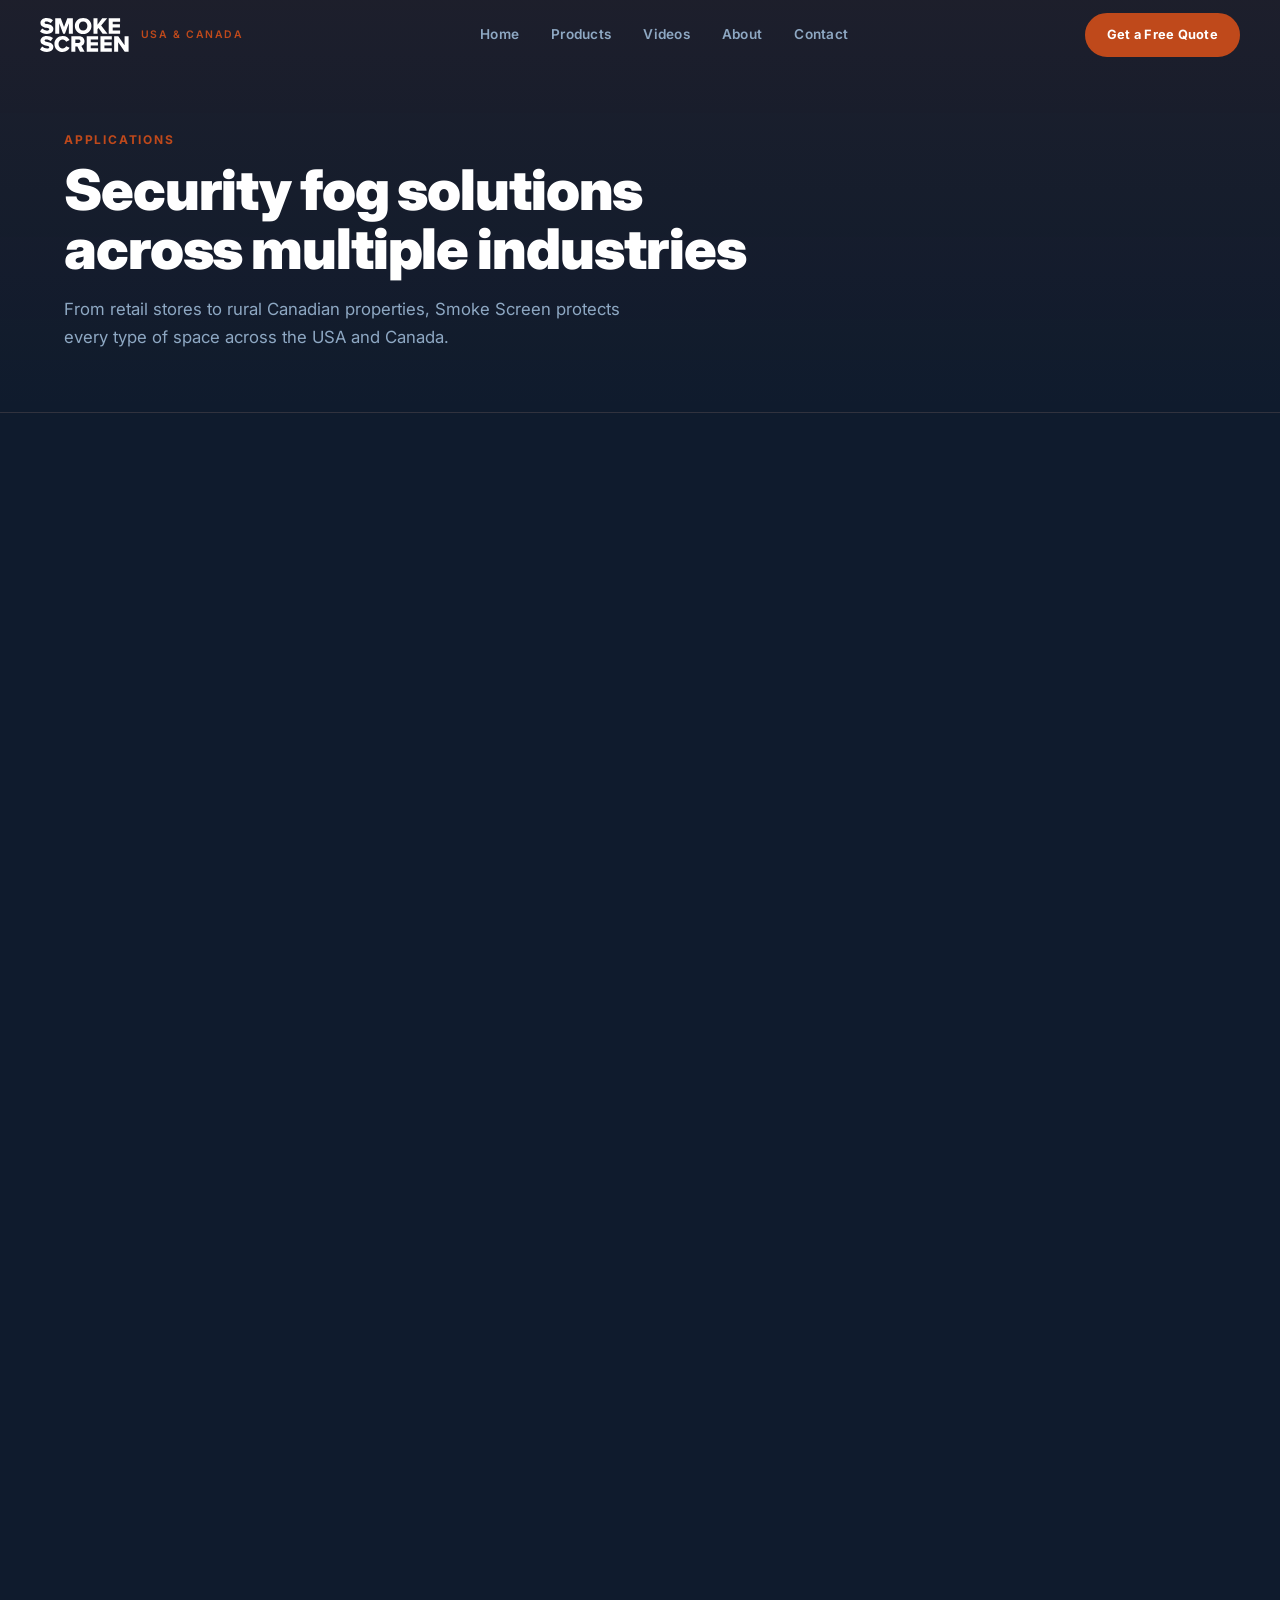
<file: applications.html>
<!DOCTYPE html>
<html lang="en">
<head>
  <meta charset="UTF-8" />
  <meta name="viewport" content="width=device-width, initial-scale=1.0" />
  <title>Security Fog Applications, Smoke Screen USA & Canada</title>
  <meta name="description" content="Security fog solutions for retail stores, warehouses, pharmacies, schools, jewellery stores, offices, car dealerships, cannabis dispensaries, and more. Smoke Screen protects every industry across the USA and Canada." />
  <link rel="canonical" href="https://us.smoke-screen.com/applications.html" />
  <meta property="og:title" content="Security Fog Applications, Smoke Screen USA & Canada" />
  <meta property="og:type" content="website" />
  <link rel="preconnect" href="https://fonts.googleapis.com" />
  <link rel="preconnect" href="https://fonts.gstatic.com" crossorigin />
  <link href="https://fonts.googleapis.com/css2?family=Inter:wght@400;600;700;900&display=swap" rel="stylesheet" />
  <link rel="stylesheet" href="css/styles.css" />
  <style>
    .reveal { opacity: 0; transform: translateY(24px); transition: opacity 0.6s ease, transform 0.6s ease; }
    .reveal.revealed { opacity: 1; transform: translateY(0); }
    .why-list { list-style: none; margin: 24px 0 32px; }
    .why-list li {
      display: flex; align-items: flex-start; gap: 12px;
      padding: 12px 0; border-bottom: 1px solid var(--border);
      font-size: 0.95rem;
    }
    .why-list li::before { content: '&#x2192;'; color: var(--red); font-weight: 900; flex-shrink: 0; margin-top: 1px; }
    /* App card icon area &#x2014; replaces cartoonish emoji */
    .app-card-img {
      display: flex;
      align-items: center;
      justify-content: center;
      height: 140px;
      border-bottom: 2px solid rgba(191,73,27,0.35);
      position: relative;
      overflow: hidden;
    }
    .app-card-img::after {
      content: '';
      position: absolute;
      inset: 0;
      background: radial-gradient(ellipse at 50% 60%, rgba(191,73,27,0.06) 0%, transparent 70%);
      pointer-events: none;
    }
    .app-card-img svg {
      position: relative;
      z-index: 1;
      filter: drop-shadow(0 1px 6px rgba(0,0,0,0.4));
    }
  </style>
</head>
<body>

<!-- NAV -->
<nav class="nav" id="main-nav">
  <div class="nav-inner">
    <a href="index.html" class="nav-logo">
      <svg viewBox="0 0 1451.04 556.87" xmlns="http://www.w3.org/2000/svg"><path fill="#FFFFFF" d="M34.7,173.49a114.91,114.91,0,0,0,81.22,33.57c22.5,0,36.23-9.54,36.23-21.74,0-14.49-16.4-20.21-43.47-25.93C66.73,151,8,140.33,8,80.08,8,37.37,44.23.38,109.44.38c40.8,0,76.26,12.2,103.34,35.45L176.93,82.74c-21.36-17.54-49.19-26.31-71.69-26.31-21.73,0-30.12,8.77-30.12,19.83,0,13.34,15.64,17.92,43.84,23.26,42,8.76,99.92,21,99.92,78.55,0,51.1-37.75,85-106,85-51.47,0-87.31-16-112.86-40.43Z M472.48,86.94,408,258.53h-29L315,86.94V258.53H249.4V4.19h91.13l53,144.14L446.93,4.19h91.14V258.53H472.48Z M707,0c77.79,0,135.75,54.15,135.75,131.55S784.81,263.11,707,263.11,570.9,209,570.9,131.55,629.23,0,707,0Zm0,58c-42.33,0-69.39,32-69.39,73.6,0,41.18,27.06,73.59,69.39,73.59,42,0,69-32.41,69-73.59C776,90,749,58,707,58Z M958.73,162.81l-17.16,21.36v74.36H876V4.19h65.59V108.66L1019.74,4.19h80.84l-98.76,119,104.1,135.37h-80.46Z M1125.39,4.19h186.47V59.48H1191V101.8h118.2v55.67H1191v45.77h120.88v55.29H1125.39Z M34.7,467.26a114.94,114.94,0,0,0,81.22,33.56c22.5,0,36.23-9.54,36.23-21.74,0-14.49-16.4-20.21-43.47-25.93C66.73,444.76,8,434.09,8,373.84c0-42.71,36.23-79.7,101.44-79.7,40.8,0,76.26,12.21,103.34,35.47L176.93,376.5c-21.36-17.54-49.19-26.3-71.69-26.3C83.51,350.2,75.12,359,75.12,370c0,13.34,15.64,17.92,43.84,23.26,42,8.77,99.92,21,99.92,78.56,0,51.09-37.75,85-106,85-51.47,0-87.31-16-112.86-40.42Z M236.43,425.31c0-78.55,59.49-131.55,135.76-131.55,63.3,0,96.09,34.69,112.87,68.26L428.63,388.7c-8.4-20.2-30.13-37-56.44-37-39.66,0-69,32-69,73.59s29.36,73.59,69,73.59c26.31,0,48-16.78,56.44-37l56.43,26.7c-16.4,32.79-49.57,68.25-112.87,68.25C295.92,556.87,236.43,503.48,236.43,425.31Z M612.45,466.12H578.89v86.17h-65.6V298H640.66c56.44,0,88.47,37.37,88.47,84.65,0,44.23-27.08,67.88-50.71,76.27l51.85,93.42H655.16Zm18.3-112.88H578.89v57.21h51.86c17.16,0,31.65-11.07,31.65-28.61S647.91,353.24,630.75,353.24Z M765.38,298H951.85v55.29H831v42.33H949.18v55.67H831V497H951.85v55.29H765.38Z M990,298h186.47v55.29H1055.59v42.33H1173.8v55.67H1055.59V497h120.88v55.29H990Z M1280.21,398.62V552.29h-65.59V298h67.5l103,146.43V298h66V552.29h-63.3Z"/></svg>
      <div class="nav-logo-text"><span class="region">USA &amp; Canada</span></div>
    </a>
    <div class="nav-links">
      <a href="index.html">Home</a><a href="products.html">Products</a><a href="videos.html">Videos</a><a href="about.html">About</a><a href="contact.html">Contact</a>
    </div>
    <a href="contact.html" class="btn btn-primary btn-sm nav-cta">Get a Free Quote</a>
    <button class="hamburger" id="hamburger" aria-label="Toggle menu" aria-expanded="false"><span></span><span></span><span></span></button>
  </div>
</nav>
<div class="nav-drawer" id="nav-drawer">
  <a href="index.html">Home</a><a href="products.html">Products</a><a href="videos.html">Videos</a><a href="about.html">About</a><a href="contact.html">Contact</a>
  <a href="contact.html" class="btn btn-primary">Get a Free Quote</a>
</div>

<!-- PAGE HERO -->
<div class="page-hero">
  <div class="container">
    <div class="label">Applications</div>
    <h1>Security fog solutions<br/>across multiple industries</h1>
    <p>From retail stores to rural Canadian properties, Smoke Screen protects every type of space across the USA and Canada.</p>
  </div>
</div>

<!-- APPLICATION CARDS -->
<section class="section">
  <div class="container">
    <div class="section-title reveal">
      <div class="label">Industries We Protect</div>
      <h2>Your sector. Our solution.</h2>
      <p>Security fog systems for retail, commercial, and residential properties across the USA and Canada. Instant deployment. Non-toxic. Insurance approved.</p>
    </div>
    <div class="app-grid">

      <!-- RETAIL STORES -->
      <div class="app-card reveal">
        <div class="app-card-img" style="background:linear-gradient(150deg,#1a3050,#0d1f35);">
          <svg width="52" height="52" viewBox="0 0 24 24" fill="none" stroke="rgba(255,255,255,0.82)" stroke-width="1.5" stroke-linecap="round" stroke-linejoin="round">
            <path d="M6 2L3 6v14a2 2 0 002 2h14a2 2 0 002-2V6l-3-4z"/>
            <line x1="3" y1="6" x2="21" y2="6"/>
            <path d="M16 10a4 4 0 01-8 0"/>
          </svg>
        </div>
        <div class="app-card-body">
          <p class="app-card-tag" style="font-size:0.72rem;font-weight:700;letter-spacing:0.08em;text-transform:uppercase;color:var(--red);margin-bottom:6px;">Security fog for retail</p>
          <h3>Retail Stores</h3>
          <p>Smash-and-grab attacks, after-hours break-ins, and till raids &#x2014; security fog stops retail crime before inventory walks out the door. Trusted by chains and independents across the USA and Canada.</p>
        </div>
      </div>

      <!-- JEWELLERY STORES -->
      <div class="app-card reveal">
        <div class="app-card-img" style="background:linear-gradient(150deg,#1e1535,#100d22);">
          <svg width="52" height="52" viewBox="0 0 24 24" fill="none" stroke="rgba(255,255,255,0.82)" stroke-width="1.5" stroke-linecap="round" stroke-linejoin="round">
            <path d="M6 3l-4 6 10 12 10-12-4-6H6z"/>
            <path d="M2 9h20"/>
            <path d="M10 3l-2 6M14 3l2 6M12 3l-1 6h2l-1-6z"/>
          </svg>
        </div>
        <div class="app-card-body">
          <p class="app-card-tag" style="font-size:0.72rem;font-weight:700;letter-spacing:0.08em;text-transform:uppercase;color:var(--red);margin-bottom:6px;">Security fog for jewellery stores</p>
          <h3>Jewellery Stores</h3>
          <p>High-value goods demand high-certainty protection. Security fog creates instant zero-visibility, making it impossible for attackers to locate and grab display stock during a smash-and-grab raid.</p>
        </div>
      </div>

      <!-- WAREHOUSES -->
      <div class="app-card reveal">
        <div class="app-card-img" style="background:linear-gradient(150deg,#162840,#0d1a28);">
          <svg width="52" height="52" viewBox="0 0 24 24" fill="none" stroke="rgba(255,255,255,0.82)" stroke-width="1.5" stroke-linecap="round" stroke-linejoin="round">
            <path d="M2 20V9l10-6 10 6v11H2z"/>
            <path d="M9 20v-7h6v7"/>
            <line x1="2" y1="20" x2="22" y2="20"/>
            <line x1="12" y1="3" x2="12" y2="9"/>
          </svg>
        </div>
        <div class="app-card-body">
          <p class="app-card-tag" style="font-size:0.72rem;font-weight:700;letter-spacing:0.08em;text-transform:uppercase;color:var(--red);margin-bottom:6px;">Security fog for warehouses</p>
          <h3>Warehouses</h3>
          <p>Large floor areas covered in under 60 seconds. Warehouses and distribution centres across the USA rely on Smoke Screen to protect high-value inventory during after-hours break-ins, including ram-raid intrusions.</p>
        </div>
      </div>

      <!-- OFFICES -->
      <div class="app-card reveal">
        <div class="app-card-img" style="background:linear-gradient(150deg,#1a2540,#0f172a);">
          <svg width="52" height="52" viewBox="0 0 24 24" fill="none" stroke="rgba(255,255,255,0.82)" stroke-width="1.5" stroke-linecap="round" stroke-linejoin="round">
            <path d="M6 2h12a2 2 0 012 2v18H4V4a2 2 0 012-2z"/>
            <rect x="9" y="11" width="2" height="2"/>
            <rect x="13" y="11" width="2" height="2"/>
            <rect x="9" y="7" width="2" height="2"/>
            <rect x="13" y="7" width="2" height="2"/>
            <path d="M9 22v-5h6v5"/>
          </svg>
        </div>
        <div class="app-card-body">
          <p class="app-card-tag" style="font-size:0.72rem;font-weight:700;letter-spacing:0.08em;text-transform:uppercase;color:var(--red);margin-bottom:6px;">Security fog for offices</p>
          <h3>Offices &amp; Co-working</h3>
          <p>Server rooms, cash handling areas, and sensitive offices need more than a camera. Smoke Screen adds an active physical deterrent to standard office security systems &#x2014; protecting equipment and data assets overnight.</p>
        </div>
      </div>

      <!-- PHARMACIES -->
      <div class="app-card reveal">
        <div class="app-card-img" style="background:linear-gradient(150deg,#102a2a,#091919);">
          <svg width="52" height="52" viewBox="0 0 24 24" fill="none" stroke="rgba(255,255,255,0.82)" stroke-width="1.5" stroke-linecap="round" stroke-linejoin="round">
            <rect x="8" y="2" width="8" height="20" rx="1"/>
            <rect x="2" y="8" width="20" height="8" rx="1"/>
          </svg>
        </div>
        <div class="app-card-body">
          <p class="app-card-tag" style="font-size:0.72rem;font-weight:700;letter-spacing:0.08em;text-transform:uppercase;color:var(--red);margin-bottom:6px;">Security fog for pharmacies</p>
          <h3>Pharmacies</h3>
          <p>Prescription medication and controlled substances make pharmacies a prime target. Security fog stops theft attempts instantly and satisfies insurance requirements for active deterrents across US and Canadian regulations.</p>
        </div>
      </div>

      <!-- SCHOOLS -->
      <div class="app-card reveal">
        <div class="app-card-img" style="background:linear-gradient(150deg,#1a2535,#0f1825);">
          <svg width="52" height="52" viewBox="0 0 24 24" fill="none" stroke="rgba(255,255,255,0.82)" stroke-width="1.5" stroke-linecap="round" stroke-linejoin="round">
            <path d="M22 10v6"/>
            <path d="M2 10l10-5 10 5-10 5z"/>
            <path d="M6 12v5c3 3 9 3 12 0v-5"/>
          </svg>
        </div>
        <div class="app-card-body">
          <p class="app-card-tag" style="font-size:0.72rem;font-weight:700;letter-spacing:0.08em;text-transform:uppercase;color:var(--red);margin-bottom:6px;">Security fog for schools</p>
          <h3>Schools &amp; Campuses</h3>
          <p>Protect IT suites, equipment storage, and administrative areas after hours. Smoke Screen is non-harmful, non-toxic, and insurance approved for educational environments across USA and Canada.</p>
        </div>
      </div>

      <!-- RESIDENTIAL -->
      <div class="app-card reveal">
        <div class="app-card-img" style="background:linear-gradient(150deg,#1f2a20,#111c12);">
          <svg width="52" height="52" viewBox="0 0 24 24" fill="none" stroke="rgba(255,255,255,0.82)" stroke-width="1.5" stroke-linecap="round" stroke-linejoin="round">
            <path d="M3 9l9-7 9 7v11a2 2 0 01-2 2H5a2 2 0 01-2-2z"/>
            <polyline points="9 22 9 12 15 12 15 22"/>
          </svg>
        </div>
        <div class="app-card-body">
          <p class="app-card-tag" style="font-size:0.72rem;font-weight:700;letter-spacing:0.08em;text-transform:uppercase;color:var(--red);margin-bottom:6px;">Home security fog systems</p>
          <h3>Residential Homes</h3>
          <p>The Sentinel Go makes fog security accessible for homeowners &#x2014; no electrician needed, battery-powered, integrates with your existing alarm. Perfect for rural USA and Canadian properties far from police response.</p>
        </div>
      </div>

      <!-- FUEL STATIONS -->
      <div class="app-card reveal">
        <div class="app-card-img" style="background:linear-gradient(150deg,#2a1f0d,#1a1308);">
          <svg width="52" height="52" viewBox="0 0 24 24" fill="none" stroke="rgba(255,255,255,0.82)" stroke-width="1.5" stroke-linecap="round" stroke-linejoin="round">
            <path d="M3 22V7a2 2 0 012-2h6a2 2 0 012 2v15H3z"/>
            <path d="M13 11h2a2 2 0 012 2v5a2 2 0 002 2"/>
            <line x1="3" y1="11" x2="13" y2="11"/>
            <line x1="7" y1="22" x2="9" y2="22"/>
            <path d="M15 5l3 3-3 3"/>
          </svg>
        </div>
        <div class="app-card-body">
          <p class="app-card-tag" style="font-size:0.72rem;font-weight:700;letter-spacing:0.08em;text-transform:uppercase;color:var(--red);margin-bottom:6px;">Security fog for fuel stations</p>
          <h3>Fuel Stations &amp; Forecourts</h3>
          <p>Convenience stores and fuel kiosks face high robbery risk, particularly overnight. Security fog covers the till area in seconds, protecting staff and stopping cash theft before police can respond.</p>
        </div>
      </div>

      <!-- HEALTHCARE -->
      <div class="app-card reveal">
        <div class="app-card-img" style="background:linear-gradient(150deg,#1a2535,#0d1520);">
          <svg width="52" height="52" viewBox="0 0 24 24" fill="none" stroke="rgba(255,255,255,0.82)" stroke-width="1.5" stroke-linecap="round" stroke-linejoin="round">
            <path d="M12 22s8-4 8-10V5l-8-3-8 3v7c0 6 8 10 8 10z"/>
            <line x1="12" y1="8" x2="12" y2="16"/>
            <line x1="8" y1="12" x2="16" y2="12"/>
          </svg>
        </div>
        <div class="app-card-body">
          <p class="app-card-tag" style="font-size:0.72rem;font-weight:700;letter-spacing:0.08em;text-transform:uppercase;color:var(--red);margin-bottom:6px;">Security fog for healthcare</p>
          <h3>Healthcare Facilities</h3>
          <p>Hospitals, clinics, and medical supply companies can deploy security fog to protect pharmaceutical storage, medical equipment, and administrative areas after hours across US and Canadian facilities.</p>
        </div>
      </div>

      <!-- AIRLINES & LOGISTICS -->
      <div class="app-card reveal">
        <div class="app-card-img" style="background:linear-gradient(150deg,#101a35,#090f20);">
          <svg width="52" height="52" viewBox="0 0 24 24" fill="none" stroke="rgba(255,255,255,0.82)" stroke-width="1.5" stroke-linecap="round" stroke-linejoin="round">
            <path d="M21 16V8a2 2 0 00-1-1.73l-7-4a2 2 0 00-2 0l-7 4A2 2 0 003 8v8a2 2 0 001 1.73l7 4a2 2 0 002 0l7-4A2 2 0 0021 16z"/>
            <polyline points="3.27 6.96 12 12.01 20.73 6.96"/>
            <line x1="12" y1="22.08" x2="12" y2="12"/>
          </svg>
        </div>
        <div class="app-card-body">
          <p class="app-card-tag" style="font-size:0.72rem;font-weight:700;letter-spacing:0.08em;text-transform:uppercase;color:var(--red);margin-bottom:6px;">Security fog for logistics</p>
          <h3>Airlines &amp; Logistics</h3>
          <p>Cargo bays, freight depots, and logistics hubs protected with rapid-deployment fog. Trusted by aviation and freight companies across North America for high-value shipment security.</p>
        </div>
      </div>

      <!-- RURAL CANADIAN PROPERTIES -->
      <div class="app-card reveal">
        <div class="app-card-img" style="background:linear-gradient(150deg,#152a18,#0d1c10);">
          <svg width="52" height="52" viewBox="0 0 24 24" fill="none" stroke="rgba(255,255,255,0.82)" stroke-width="1.5" stroke-linecap="round" stroke-linejoin="round">
            <path d="M3 17l4-8 4 5 3-4 7 7H3z"/>
            <path d="M8 17V9M8 9l-2 4M8 9l2 4"/>
            <circle cx="17" cy="7" r="2"/>
          </svg>
        </div>
        <div class="app-card-body">
          <p class="app-card-tag" style="font-size:0.72rem;font-weight:700;letter-spacing:0.08em;text-transform:uppercase;color:var(--red);margin-bottom:6px;">Security fog for rural properties</p>
          <h3>Rural Canadian Properties</h3>
          <p>Remote farms, ranches, and rural properties across Canada are protected with the battery-powered Sentinel Go &#x2014; no power line required, no WiFi needed. Works anywhere, deploys the same second an alarm triggers.</p>
        </div>
      </div>

      <!-- CASH-IN-TRANSIT -->
      <div class="app-card reveal">
        <div class="app-card-img" style="background:linear-gradient(150deg,#1f1a10,#141008);">
          <svg width="52" height="52" viewBox="0 0 24 24" fill="none" stroke="rgba(255,255,255,0.82)" stroke-width="1.5" stroke-linecap="round" stroke-linejoin="round">
            <rect x="3" y="11" width="18" height="11" rx="2" ry="2"/>
            <path d="M7 11V7a5 5 0 0110 0v4"/>
            <circle cx="12" cy="16" r="1" fill="rgba(255,255,255,0.82)"/>
          </svg>
        </div>
        <div class="app-card-body">
          <p class="app-card-tag" style="font-size:0.72rem;font-weight:700;letter-spacing:0.08em;text-transform:uppercase;color:var(--red);margin-bottom:6px;">Security fog for cash handling</p>
          <h3>ATM &amp; Cash-in-Transit</h3>
          <p>Protect cash handling areas, counting rooms, ATM vestibules, and transit vehicles. Security fog creates an immediate deterrent barrier the moment any unauthorized access is detected.</p>
        </div>
      </div>

      <!-- CAR DEALERSHIPS (NEW) -->
      <div class="app-card reveal">
        <div class="app-card-img" style="background:linear-gradient(150deg,#1a2030,#0f1520);">
          <svg width="52" height="52" viewBox="0 0 24 24" fill="none" stroke="rgba(255,255,255,0.82)" stroke-width="1.5" stroke-linecap="round" stroke-linejoin="round">
            <rect x="1" y="9" width="22" height="10" rx="1"/>
            <path d="M4 9l3-5h10l3 5"/>
            <circle cx="7.5" cy="19" r="2"/>
            <circle cx="16.5" cy="19" r="2"/>
            <path d="M5.5 19H1v-3M18.5 19H23v-3"/>
          </svg>
        </div>
        <div class="app-card-body">
          <p class="app-card-tag" style="font-size:0.72rem;font-weight:700;letter-spacing:0.08em;text-transform:uppercase;color:var(--red);margin-bottom:6px;">Security fog for car dealerships</p>
          <h3>Car Dealerships</h3>
          <p>Vehicle showrooms and outdoor lots are targeted for key theft, joyriding, and catalytic converter raids. Security fog protects service bays, parts stores, and indoor showrooms with instant zero-visibility deployment.</p>
        </div>
      </div>

      <!-- CANNABIS DISPENSARIES (NEW) -->
      <div class="app-card reveal">
        <div class="app-card-img" style="background:linear-gradient(150deg,#152518,#0d170f);">
          <svg width="52" height="52" viewBox="0 0 24 24" fill="none" stroke="rgba(255,255,255,0.82)" stroke-width="1.5" stroke-linecap="round" stroke-linejoin="round">
            <path d="M17 8C8 10 5.9 16.17 3.82 19C2 17 2 13 2 12C2 6 7 2 12 2C12 2 9 6 9 8C9 8 14 7 17 8Z"/>
            <path d="M9 8C14 7 17 8 17 8C19 12 16 18 12 21C12 21 11 19 11 17C11 15 12 14 12 14"/>
            <line x1="12" y1="14" x2="12" y2="22"/>
          </svg>
        </div>
        <div class="app-card-body">
          <p class="app-card-tag" style="font-size:0.72rem;font-weight:700;letter-spacing:0.08em;text-transform:uppercase;color:var(--red);margin-bottom:6px;">Security fog for dispensaries</p>
          <h3>Cannabis Dispensaries</h3>
          <p>Licensed dispensaries in Canada and legal US states hold significant cash and controlled stock, making them high-priority targets. Smoke Screen meets regulatory security requirements and satisfies insurance mandates for active deterrents.</p>
        </div>
      </div>

      <!-- DATA CENTRES (NEW) -->
      <div class="app-card reveal">
        <div class="app-card-img" style="background:linear-gradient(150deg,#0d1f35,#081528);">
          <svg width="52" height="52" viewBox="0 0 24 24" fill="none" stroke="rgba(255,255,255,0.82)" stroke-width="1.5" stroke-linecap="round" stroke-linejoin="round">
            <rect x="2" y="2" width="20" height="8" rx="2" ry="2"/>
            <rect x="2" y="14" width="20" height="8" rx="2" ry="2"/>
            <line x1="6" y1="6" x2="6.01" y2="6"/>
            <line x1="6" y1="18" x2="6.01" y2="18"/>
            <line x1="10" y1="6" x2="18" y2="6"/>
            <line x1="10" y1="18" x2="18" y2="18"/>
          </svg>
        </div>
        <div class="app-card-body">
          <p class="app-card-tag" style="font-size:0.72rem;font-weight:700;letter-spacing:0.08em;text-transform:uppercase;color:var(--red);margin-bottom:6px;">Security fog for data centres</p>
          <h3>Data Centres &amp; Server Rooms</h3>
          <p>Physical access
</file>
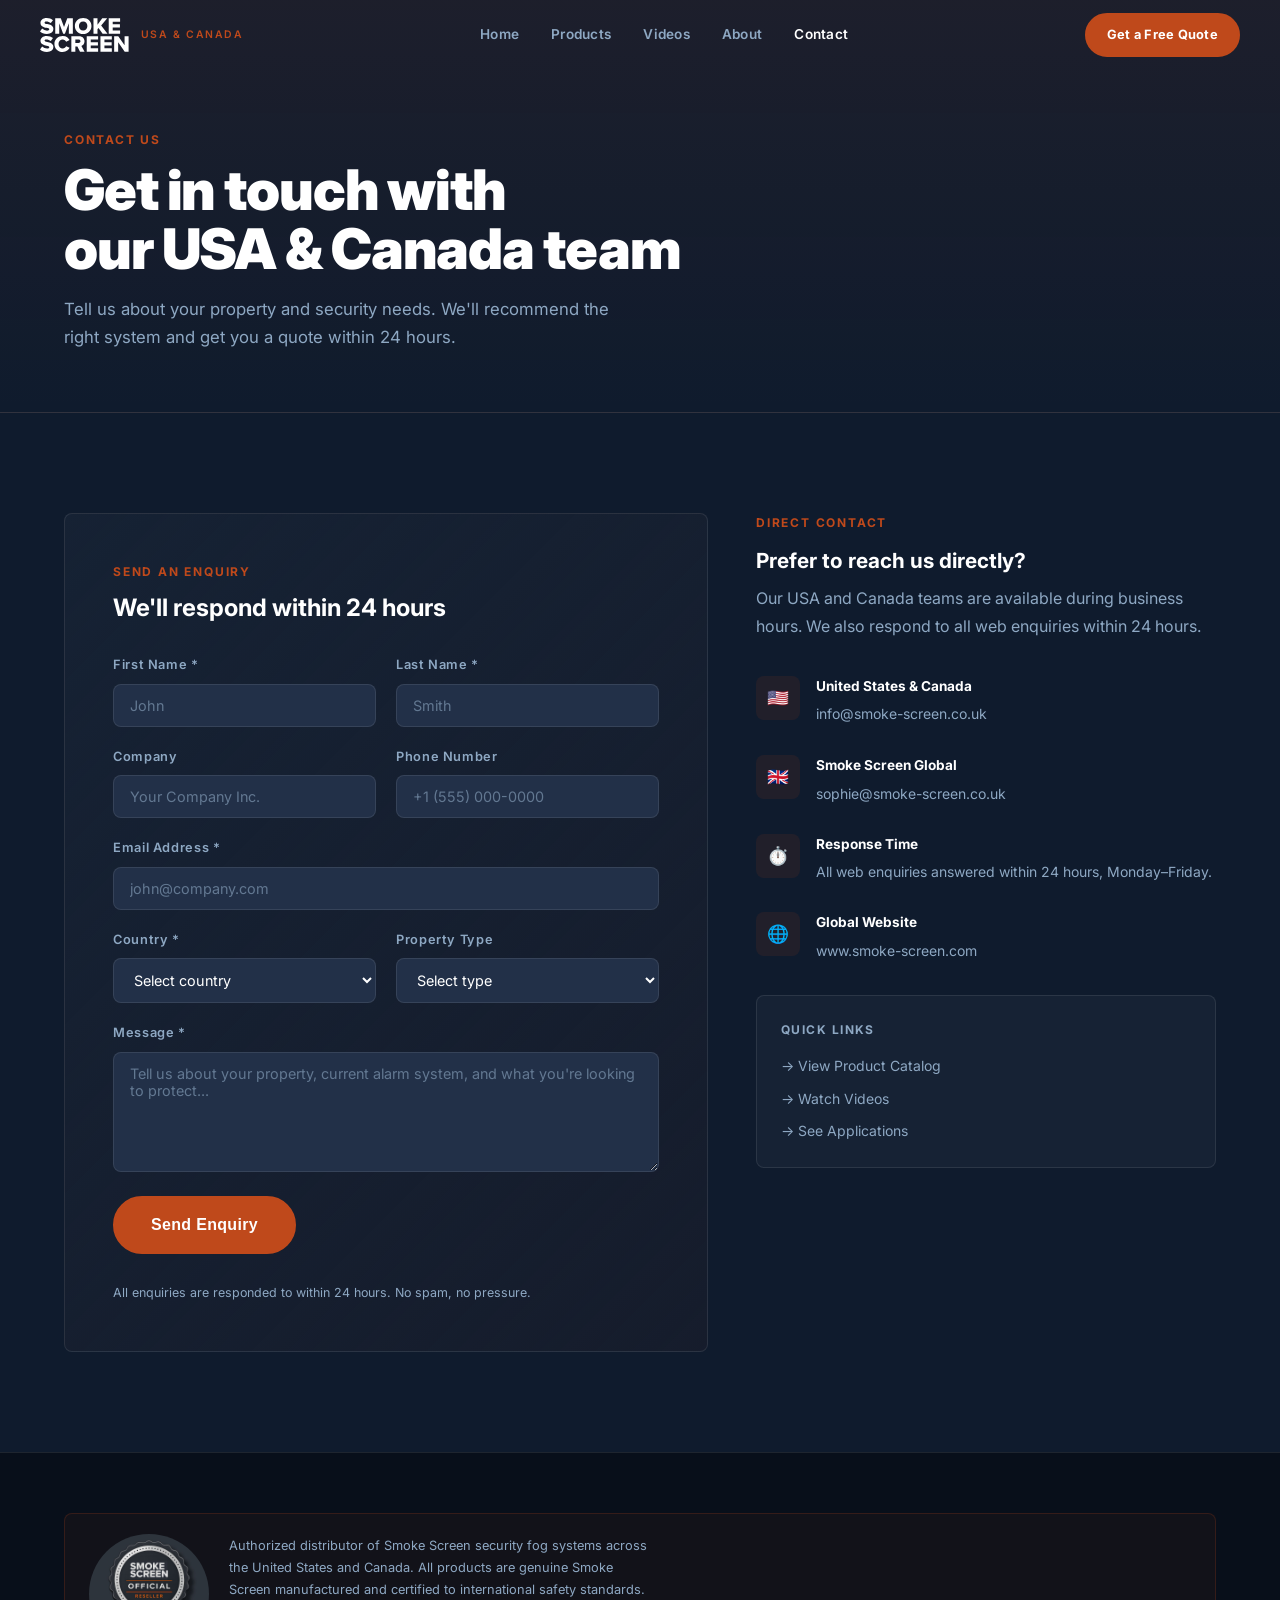
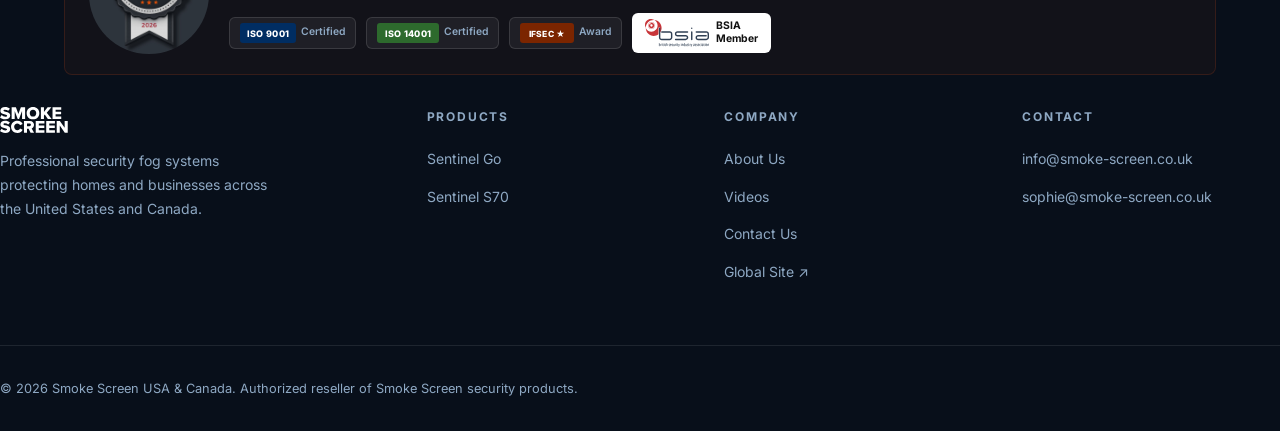
<file: contact.html>
<!DOCTYPE html>
<html lang="en">
<head>
  <meta charset="UTF-8" />
  <meta name="viewport" content="width=device-width, initial-scale=1.0" />
  <title>Contact, Smoke Screen Security USA & Canada | Get a Free Quote</title>
  <meta name="description" content="Get in touch with Smoke Screen Security's USA and Canada team. Request a free quote for security fog systems. Response within 24 hours." />
  <meta name="keywords" content="smoke screen security quote USA Canada, contact smoke screen, security fog system enquiry" />
  <link rel="canonical" href="https://us.smoke-screen.com/contact.html" />
  <meta property="og:title" content="Contact Smoke Screen Security, USA & Canada" />
  <meta property="og:description" content="Get a free quote for security fog systems across the USA and Canada. Our team responds within 24 hours." />
  <meta property="og:type" content="website" />
  <link rel="preconnect" href="https://fonts.googleapis.com" />
  <link rel="preconnect" href="https://fonts.gstatic.com" crossorigin />
  <link href="https://fonts.googleapis.com/css2?family=Inter:wght@400;600;700;900&display=swap" rel="stylesheet" />
  <link rel="stylesheet" href="css/styles.css" />
  <style>
    .reveal { opacity: 0; transform: translateY(24px); transition: opacity 0.6s ease, transform 0.6s ease; }
    .reveal.revealed { opacity: 1; transform: translateY(0); }
  </style>
</head>
<body>

<!-- NAV -->
<nav class="nav" id="main-nav">
  <div class="nav-inner">
    <a href="index.html" class="nav-logo">
      <svg viewBox="0 0 1451.04 556.87" xmlns="http://www.w3.org/2000/svg"><path fill="#FFFFFF" d="M34.7,173.49a114.91,114.91,0,0,0,81.22,33.57c22.5,0,36.23-9.54,36.23-21.74,0-14.49-16.4-20.21-43.47-25.93C66.73,151,8,140.33,8,80.08,8,37.37,44.23.38,109.44.38c40.8,0,76.26,12.2,103.34,35.45L176.93,82.74c-21.36-17.54-49.19-26.31-71.69-26.31-21.73,0-30.12,8.77-30.12,19.83,0,13.34,15.64,17.92,43.84,23.26,42,8.76,99.92,21,99.92,78.55,0,51.1-37.75,85-106,85-51.47,0-87.31-16-112.86-40.43Z M472.48,86.94,408,258.53h-29L315,86.94V258.53H249.4V4.19h91.13l53,144.14L446.93,4.19h91.14V258.53H472.48Z M707,0c77.79,0,135.75,54.15,135.75,131.55S784.81,263.11,707,263.11,570.9,209,570.9,131.55,629.23,0,707,0Zm0,58c-42.33,0-69.39,32-69.39,73.6,0,41.18,27.06,73.59,69.39,73.59,42,0,69-32.41,69-73.59C776,90,749,58,707,58Z M958.73,162.81l-17.16,21.36v74.36H876V4.19h65.59V108.66L1019.74,4.19h80.84l-98.76,119,104.1,135.37h-80.46Z M1125.39,4.19h186.47V59.48H1191V101.8h118.2v55.67H1191v45.77h120.88v55.29H1125.39Z M34.7,467.26a114.94,114.94,0,0,0,81.22,33.56c22.5,0,36.23-9.54,36.23-21.74,0-14.49-16.4-20.21-43.47-25.93C66.73,444.76,8,434.09,8,373.84c0-42.71,36.23-79.7,101.44-79.7,40.8,0,76.26,12.21,103.34,35.47L176.93,376.5c-21.36-17.54-49.19-26.3-71.69-26.3C83.51,350.2,75.12,359,75.12,370c0,13.34,15.64,17.92,43.84,23.26,42,8.77,99.92,21,99.92,78.56,0,51.09-37.75,85-106,85-51.47,0-87.31-16-112.86-40.42Z M236.43,425.31c0-78.55,59.49-131.55,135.76-131.55,63.3,0,96.09,34.69,112.87,68.26L428.63,388.7c-8.4-20.2-30.13-37-56.44-37-39.66,0-69,32-69,73.59s29.36,73.59,69,73.59c26.31,0,48-16.78,56.44-37l56.43,26.7c-16.4,32.79-49.57,68.25-112.87,68.25C295.92,556.87,236.43,503.48,236.43,425.31Z M612.45,466.12H578.89v86.17h-65.6V298H640.66c56.44,0,88.47,37.37,88.47,84.65,0,44.23-27.08,67.88-50.71,76.27l51.85,93.42H655.16Zm18.3-112.88H578.89v57.21h51.86c17.16,0,31.65-11.07,31.65-28.61S647.91,353.24,630.75,353.24Z M765.38,298H951.85v55.29H831v42.33H949.18v55.67H831V497H951.85v55.29H765.38Z M990,298h186.47v55.29H1055.59v42.33H1173.8v55.67H1055.59V497h120.88v55.29H990Z M1280.21,398.62V552.29h-65.59V298h67.5l103,146.43V298h66V552.29h-63.3Z"/></svg>
      <div class="nav-logo-text"><span class="region">USA &amp; Canada</span></div>
    </a>
    <div class="nav-links">
      <a href="index.html">Home</a><a href="products.html">Products</a><a href="videos.html">Videos</a><a href="about.html">About</a><a href="contact.html" class="active">Contact</a>
    </div>
    <a href="contact.html" class="btn btn-primary btn-sm nav-cta">Get a Free Quote</a>
    <button class="hamburger" id="hamburger" aria-label="Toggle menu" aria-expanded="false"><span></span><span></span><span></span></button>
  </div>
</nav>
<div class="nav-drawer" id="nav-drawer">
  <a href="index.html">Home</a><a href="products.html">Products</a><a href="videos.html">Videos</a><a href="about.html">About</a><a href="contact.html">Contact</a>
  <a href="contact.html" class="btn btn-primary">Get a Free Quote</a>
</div>

<!-- PAGE HERO -->
<div class="page-hero">
  <div class="container">
    <div class="label">Contact Us</div>
    <h1>Get in touch with<br/>our USA &amp; Canada team</h1>
    <p>Tell us about your property and security needs. We'll recommend the right system and get you a quote within 24 hours.</p>
  </div>
</div>

<!-- CONTACT SECTION -->
<section class="section">
  <div class="container">
    <div class="contact-layout">

      <!-- FORM -->
      <div class="reveal">
        <div class="contact-form-section">
          <div style="margin-bottom:28px;">
            <div class="label" style="margin-bottom:8px;">Send an Enquiry</div>
            <h3>We'll respond within 24 hours</h3>
          </div>
          <form action="https://formsubmit.co/info@smoke-screen.co.uk" method="POST">
            <input type="hidden" name="_subject" value="New Smoke Screen Enquiry, USA/Canada" />
            <input type="hidden" name="_cc" value="sophie@smoke-screen.co.uk" />
            <input type="hidden" name="_next" value="https://us.smoke-screen.com/thank-you.html" />
            <input type="hidden" name="_captcha" value="false" />
            <div class="form-fields">
              <div class="form-grid">
                <div class="form-group">
                  <label for="first-name">First Name *</label>
                  <input type="text" id="first-name" name="first_name" placeholder="John" required />
                </div>
                <div class="form-group">
                  <label for="last-name">Last Name *</label>
                  <input type="text" id="last-name" name="last_name" placeholder="Smith" required />
                </div>
                <div class="form-group">
                  <label for="company">Company</label>
                  <input type="text" id="company" name="company" placeholder="Your Company Inc." />
                </div>
                <div class="form-group">
                  <label for="phone">Phone Number</label>
                  <input type="tel" id="phone" name="phone" placeholder="+1 (555) 000-0000" />
                </div>
                <div class="form-group full">
                  <label for="email">Email Address *</label>
                  <input type="email" id="email" name="email" placeholder="john@company.com" required />
                </div>
                <div class="form-group">
                  <label for="country">Country *</label>
                  <select id="country" name="country" required>
                    <option value="">Select country</option>
                    <option value="USA">United States</option>
                    <option value="Canada">Canada</option>
                    <option value="Other">Other</option>
                  </select>
                </div>
                <div class="form-group">
                  <label for="property-type">Property Type</label>
                  <select id="property-type" name="property_type">
                    <option value="">Select type</option>
                    <option>Retail Store</option>
                    <option>Warehouse / Logistics</option>
                    <option>Residential</option>
                    <option>Office</option>
                    <option>School / Education</option>
                    <option>Healthcare / Pharmacy</option>
                    <option>Fuel Station</option>
                    <option>Other</option>
                  </select>
                </div>
                <div class="form-group full">
                  <label for="message">Message *</label>
                  <textarea id="message" name="message" rows="5" placeholder="Tell us about your property, current alarm system, and what you're looking to protect..." required></textarea>
                </div>
              </div>
              <div style="margin-top:24px; display:flex; flex-wrap:wrap; gap:16px; align-items:center;">
                <button type="submit" class="btn btn-primary btn-lg">Send Enquiry</button>
                <p class="form-note">All enquiries are responded to within 24 hours. No spam, no pressure.</p>
              </div>
            </div>
          </form>
        </div>
      </div>

      <!-- CONTACT DETAILS -->
      <div class="contact-details reveal">
        <div class="label" style="margin-bottom:12px;">Direct Contact</div>
        <h3>Prefer to reach us directly?</h3>
        <p>Our USA and Canada teams are available during business hours. We also respond to all web enquiries within 24 hours.</p>

        <div style="margin-top:36px;">
          <div class="contact-item">
            <div class="contact-item-icon">&#x1F1FA;&#x1F1F8;</div>
            <div class="contact-item-text">
              <h5>United States &amp; Canada</h5>
              <a href="mailto:info@smoke-screen.co.uk">info@smoke-screen.co.uk</a>
            </div>
          </div>
          <div class="contact-item">
            <div class="contact-item-icon">&#x1F1EC;&#x1F1E7;</div>
            <div class="contact-item-text">
              <h5>Smoke Screen Global</h5>
              <a href="mailto:sophie@smoke-screen.co.uk">sophie@smoke-screen.co.uk</a>
            </div>
          </div>
          <div class="contact-item">
            <div class="contact-item-icon">&#x23F1;&#xFE0F;</div>
            <div class="contact-item-text">
              <h5>Response Time</h5>
              <p>All web enquiries answered within 24 hours, Monday&#x2013;Friday.</p>
            </div>
          </div>
          <div class="contact-item">
            <div class="contact-item-icon">&#x1F310;</div>
            <div class="contact-item-text">
              <h5>Global Website</h5>
              <a href="https://www.smoke-screen.com" target="_blank" rel="noopener">www.smoke-screen.com</a>
            </div>
          </div>
        </div>

        <!-- Quick links -->
        <div style="background:var(--bg-card); border:1px solid var(--border); border-radius:var(--radius); padding:24px; margin-top:32px;">
          <h5 style="font-size:0.75rem; font-weight:700; letter-spacing:0.12em; text-transform:uppercase; color:var(--muted); margin-bottom:16px;">Quick Links</h5>
          <div style="display:flex; flex-direction:column; gap:10px;">
            <a href="products.html" style="font-size:0.875rem; color:var(--muted); transition:color 0.3s; display:flex; gap:8px; align-items:center;">&#x2192; View Product Catalog</a>
            <a href="videos.html" style="font-size:0.875rem; color:var(--muted); transition:color 0.3s; display:flex; gap:8px; align-items:center;">&#x2192; Watch Videos</a>
            <a href="applications.html" style="font-size:0.875rem; color:var(--muted); transition:color 0.3s; display:flex; gap:8px; align-items:center;">&#x2192; See Applications</a>
          </div>
        </div>
      </div>

    </div>
  </div>
</section>

<!-- FOOTER -->
<footer class="footer">
  <div class="container">
        <div class="reseller-badge-wrap" style="margin-bottom:32px;">
      <img src="images/reseller-badge-dark.jpeg" width="120" height="120" alt="Smoke Screen Official Authorized Reseller USA & Canada 2026" style="border-radius:50%;display:block;" />
      <div>
        <p style="margin-bottom:12px;">Authorized distributor of Smoke Screen security fog systems across the United States and Canada. All products are genuine Smoke Screen manufactured and certified to international safety standards.</p>
        <div style="display:flex;gap:10px;align-items:center;flex-wrap:wrap;margin-top:12px;">
          <div style="display:flex;align-items:center;gap:5px;background:rgba(255,255,255,0.06);border:1px solid rgba(255,255,255,0.12);border-radius:6px;padding:5px 10px;" title="ISO 9001 Quality Management &#x2014; Re-certified December 2024">
            <svg viewBox="0 0 56 20" width="56" height="20" xmlns="http://www.w3.org/2000/svg"><rect width="56" height="20" rx="3" fill="#002D62"/><text x="28" y="14" text-anchor="middle" fill="#fff" font-size="9" font-weight="800" font-family="Inter,sans-serif" letter-spacing="0.3">ISO 9001</text></svg>
            <span style="font-size:0.65rem;color:var(--muted);font-weight:600;white-space:nowrap;">Certified</span>
          </div>
          <div style="display:flex;align-items:center;gap:5px;background:rgba(255,255,255,0.06);border:1px solid rgba(255,255,255,0.12);border-radius:6px;padding:5px 10px;" title="ISO 14001 Environmental Management &#x2014; Re-certified December 2024">
            <svg viewBox="0 0 62 20" width="62" height="20" xmlns="http://www.w3.org/2000/svg"><rect width="62" height="20" rx="3" fill="#2D6A2D"/><text x="31" y="14" text-anchor="middle" fill="#fff" font-size="9" font-weight="800" font-family="Inter,sans-serif" letter-spacing="0.3">ISO 14001</text></svg>
            <span style="font-size:0.65rem;color:var(--muted);font-weight:600;white-space:nowrap;">Certified</span>
          </div>
          <div style="display:flex;align-items:center;gap:5px;background:rgba(255,255,255,0.06);border:1px solid rgba(255,255,255,0.12);border-radius:6px;padding:5px 10px;" title="IFSEC International Award Winners">
            <svg viewBox="0 0 54 20" width="54" height="20" xmlns="http://www.w3.org/2000/svg"><rect width="54" height="20" rx="3" fill="#7B2500"/><text x="27" y="14" text-anchor="middle" fill="#fff" font-size="8.5" font-weight="800" font-family="Inter,sans-serif" letter-spacing="0.2">IFSEC &#x2605;</text></svg>
            <span style="font-size:0.65rem;color:var(--muted);font-weight:600;white-space:nowrap;">Award</span>
          </div>
          <div style="display:flex;align-items:center;gap:7px;background:#fff;border:1px solid rgba(255,255,255,0.2);border-radius:6px;padding:5px 12px;" title="British Security Industry Association Member">
            <img src="images/bsia-logo.svg" alt="BSIA Member" style="height:28px;width:auto;display:block;" />
            <span style="font-size:0.65rem;color:#111;font-weight:700;white-space:nowrap;line-height:1.2;">BSIA<br/>Member</span>
          </div>
        </div>
        </div>
    </div>
    </div>

    <div class="footer-inner">
      <div class="footer-brand">
        <div class="footer-logo">
          <svg viewBox="0 0 1451.04 556.87" xmlns="http://www.w3.org/2000/svg" aria-label="Smoke Screen" style="height:26px;width:auto;">
            <path fill="#FFFFFF" d="M34.7,173.49a114.91,114.91,0,0,0,81.22,33.57c22.5,0,36.23-9.54,36.23-21.74,0-14.49-16.4-20.21-43.47-25.93C66.73,151,8,140.33,8,80.08,8,37.37,44.23.38,109.44.38c40.8,0,76.26,12.2,103.34,35.45L176.93,82.74c-21.36-17.54-49.19-26.31-71.69-26.31-21.73,0-30.12,8.77-30.12,19.83,0,13.34,15.64,17.92,43.84,23.26,42,8.76,99.92,21,99.92,78.55,0,51.1-37.75,85-106,85-51.47,0-87.31-16-112.86-40.43Z M472.48,86.94,408,258.53h-29L315,86.94V258.53H249.4V4.19h91.13l53,144.14L446.93,4.19h91.14V258.53H472.48Z M707,0c77.79,0,135.75,54.15,135.75,131.55S784.81,263.11,707,263.11,570.9,209,570.9,131.55,629.23,0,707,0Zm0,58c-42.33,0-69.39,32-69.39,73.6,0,41.18,27.06,73.59,69.39,73.59,42,0,69-32.41,69-73.59C776,90,749,58,707,58Z M958.73,162.81l-17.16,21.36v74.36H876V4.19h65.59V108.66L1019.74,4.19h80.84l-98.76,119,104.1,135.37h-80.46Z M1125.39,4.19h186.47V59.48H1191V101.8h118.2v55.67H1191v45.77h120.88v55.29H1125.39Z M34.7,467.26a114.94,114.94,0,0,0,81.22,33.56c22.5,0,36.23-9.54,36.23-21.74,0-14.49-16.4-20.21-43.47-25.93C66.73,444.76,8,434.09,8,373.84c0-42.71,36.23-79.7,101.44-79.7,40.8,0,76.26,12.21,103.34,35.47L176.93,376.5c-21.36-17.54-49.19-26.3-71.69-26.3C83.51,350.2,75.12,359,75.12,370c0,13.34,15.64,17.92,43.84,23.26,42,8.77,99.92,21,99.92,78.56,0,51.09-37.75,85-106,85-51.47,0-87.31-16-112.86-40.42Z M236.43,425.31c0-78.55,59.49-131.55,135.76-131.55,63.3,0,96.09,34.69,112.87,68.26L428.63,388.7c-8.4-20.2-30.13-37-56.44-37-39.66,0-69,32-69,73.59s29.36,73.59,69,73.59c26.31,0,48-16.78,56.44-37l56.43,26.7c-16.4,32.79-49.57,68.25-112.87,68.25C295.92,556.87,236.43,503.48,236.43,425.31Z M612.45,466.12H578.89v86.17h-65.6V298H640.66c56.44,0,88.47,37.37,88.47,84.65,0,44.23-27.08,67.88-50.71,76.27l51.85,93.42H655.16Zm18.3-112.88H578.89v57.21h51.86c17.16,0,31.65-11.07,31.65-28.61S647.91,353.24,630.75,353.24Z M765.38,298H951.85v55.29H831v42.33H949.18v55.67H831V497H951.85v55.29H765.38Z M990,298h186.47v55.29H1055.59v42.33H1173.8v55.67H1055.59V497h120.88v55.29H990Z M1280.21,398.62V552.29h-65.59V298h67.5l103,146.43V298h66V552.29h-63.3Z"/>
          </svg>
        </div>
        <p>Professional security fog systems protecting homes and businesses across the United States and Canada.</p>
      </div>
      <div class="footer-col">
        <h5>Products</h5>
        <ul>
          <li><a href="products.html#sentinel-go">Sentinel Go</a></li>
          <li><a href="products.html#sentinel-s70">Sentinel S70</a></li>
        </ul>
      </div>
      <div class="footer-col">
        <h5>Company</h5>
        <ul>
          <li><a href="about.html">About Us</a></li>
          <li></li>
          <li><a href="videos.html">Videos</a></li>
          <li><a href="contact.html">Contact Us</a></li>
          <li><a href="https://www.smoke-screen.com" target="_blank" rel="noopener">Global Site &#x2197;</a></li>
        </ul>
      </div>
      <div class="footer-col">
        <h5>Contact</h5>
        <ul>
          <li><a href="mailto:info@smoke-screen.co.uk">info@smoke-screen.co.uk</a></li>
          <li><a href="mailto:sophie@smoke-screen.co.uk">sophie@smoke-screen.co.uk</a></li>
        </ul>
      </div>
    </div>
    <div class="footer-bottom">
      <p>&copy; 2026 Smoke Screen USA &amp; Canada. Authorized reseller of Smoke Screen security products.</p>
    </div>
  </div>
</footer>

<script src="js/main.js"></script>
</body>
</html>
</file>
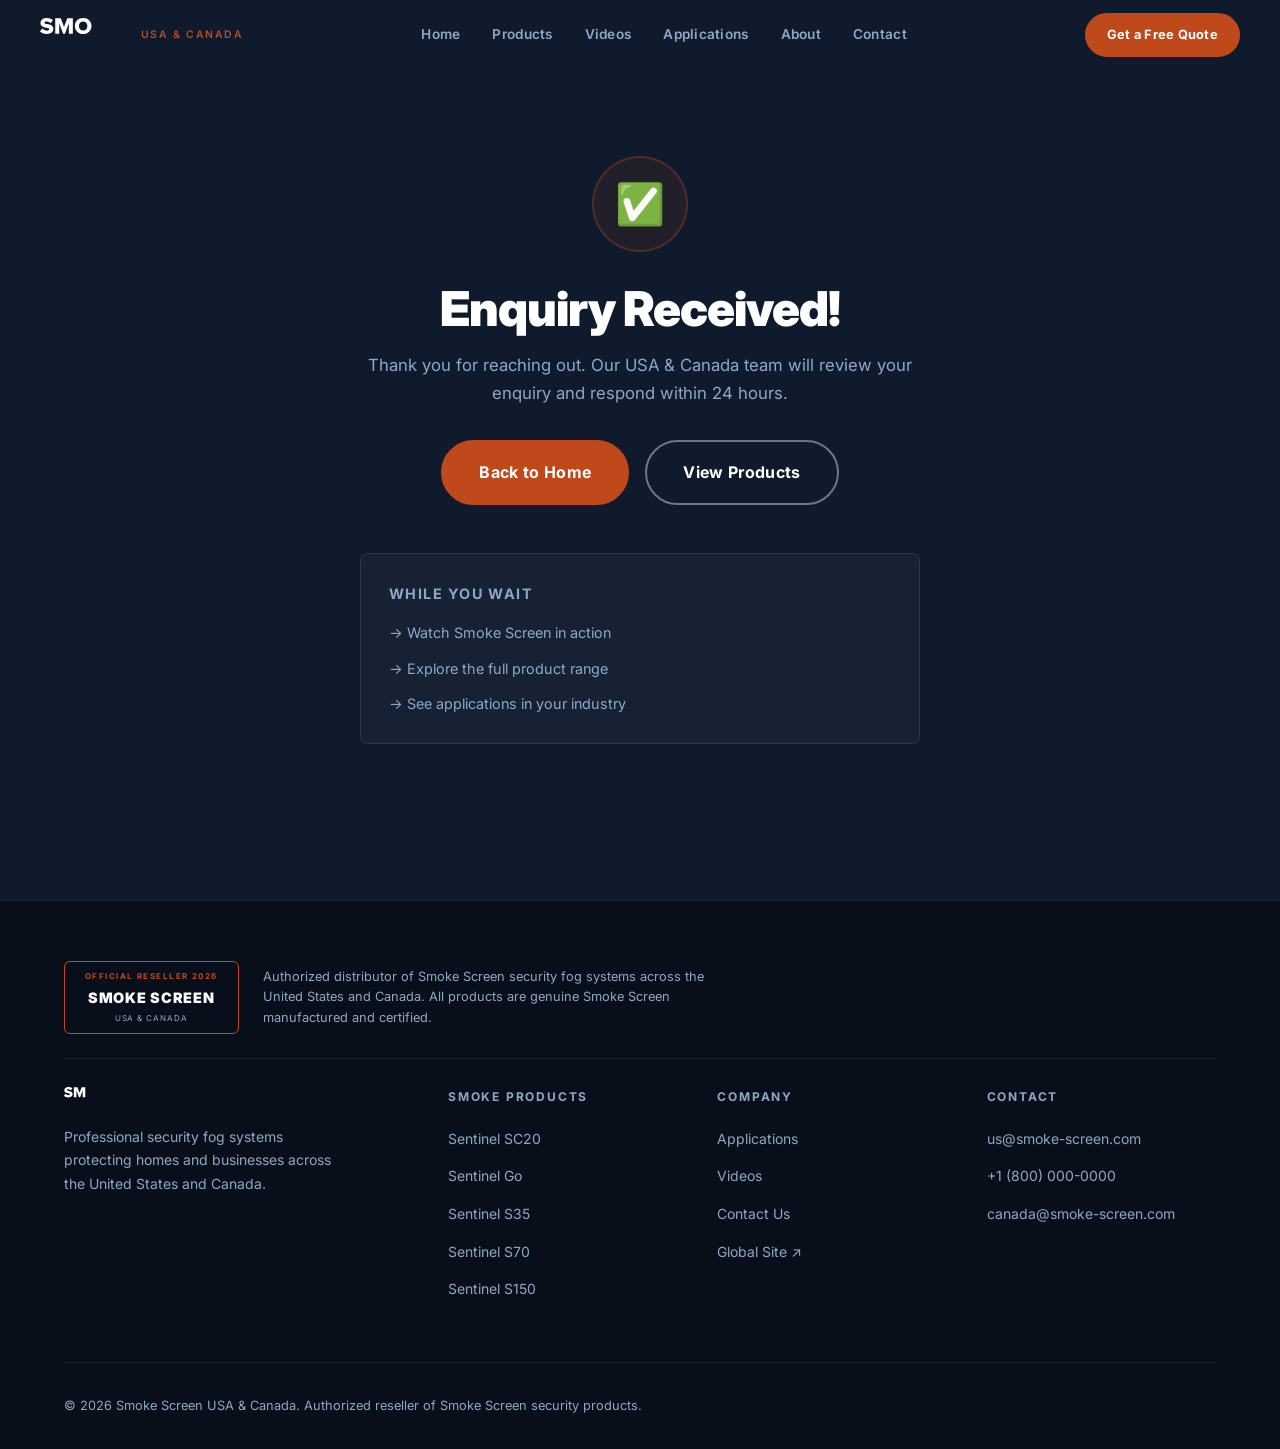
<file: thank-you.html>
<!DOCTYPE html>
<html lang="en">
<head>
  <meta charset="UTF-8" />
  <meta name="viewport" content="width=device-width, initial-scale=1.0" />
  <title>Enquiry Received, Smoke Screen USA & Canada</title>
  <meta name="robots" content="noindex, nofollow" />
  <link rel="preconnect" href="https://fonts.googleapis.com" />
  <link rel="preconnect" href="https://fonts.gstatic.com" crossorigin />
  <link href="https://fonts.googleapis.com/css2?family=Inter:wght@400;600;700;900&display=swap" rel="stylesheet" />
  <link rel="stylesheet" href="css/styles.css" />
</head>
<body>

<!-- NAV -->
<nav class="nav scrolled" id="main-nav">
  <div class="nav-inner">
    <a href="index.html" class="nav-logo">
      <svg viewBox="0 0 1451.04 556.87" xmlns="http://www.w3.org/2000/svg"><path fill="#FFFFFF" d="M34.7,173.49a114.91,114.91,0,0,0,81.22,33.57c22.5,0,36.23-9.54,36.23-21.74,0-14.49-16.4-20.21-43.47-25.93C66.73,151,8,140.33,8,80.08,8,37.37,44.23.38,109.44.38c40.8,0,76.26,12.2,103.34,35.45L176.93,82.74c-21.36-17.54-49.19-26.31-71.69-26.31-21.73,0-30.12,8.77-30.12,19.83,0,13.34,15.64,17.92,43.84,23.26,42,8.76,99.92,21,99.92,78.55,0,51.1-37.75,85-106,85-51.47,0-87.31-16-112.86-40.43Z M472.48,86.94,408,258.53h-29L315,86.94V258.53H249.4V4.19h91.13l53,144.14L446.93,4.19h91.14V258.53H472.48Z M707,0c77.79,0,135.75,54.15,135.75,131.55S784.81,263.11,707,263.11,570.9,209,570.9,131.55,629.23,0,707,0Zm0,58c-42.33,0-69.39,32-69.39,73.6,0,41.18,27.06,73.59,69.39,73.59,42,0,69-32.41,69-73.59C776,90,749,58,707,58Z"/></svg>
      <div class="nav-logo-text"><span class="region">USA &amp; Canada</span></div>
    </a>
    <div class="nav-links">
      <a href="index.html">Home</a><a href="products.html">Products</a><a href="videos.html">Videos</a><a href="applications.html">Applications</a><a href="about.html">About</a><a href="contact.html">Contact</a>
    </div>
    <a href="contact.html" class="btn btn-primary btn-sm nav-cta">Get a Free Quote</a>
  </div>
</nav>

<!-- THANK YOU CONTENT -->
<main class="thank-you-page">
  <div class="thank-you-content">
    <div class="thank-you-icon">&#x2705;</div>
    <h1>Enquiry Received!</h1>
    <p>Thank you for reaching out. Our USA &amp; Canada team will review your enquiry and respond within 24 hours.</p>
    <div style="display:flex; gap:16px; justify-content:center; flex-wrap:wrap;">
      <a href="index.html" class="btn btn-primary btn-lg">Back to Home</a>
      <a href="products.html" class="btn btn-outline btn-lg">View Products</a>
    </div>
    <div style="margin-top:48px; background:var(--bg-card); border:1px solid var(--border); border-radius:var(--radius); padding:28px; text-align:left;">
      <h4 style="margin-bottom:16px; font-size:0.9rem; color:var(--muted); text-transform:uppercase; letter-spacing:0.1em;">While you wait</h4>
      <div style="display:flex; flex-direction:column; gap:12px;">
        <a href="videos.html" style="color:var(--muted); font-size:0.9rem; transition:color 0.3s;" onmouseover="this.style.color='#fff'" onmouseout="this.style.color='#999'">&#x2192; Watch Smoke Screen in action</a>
        <a href="products.html" style="color:var(--muted); font-size:0.9rem; transition:color 0.3s;" onmouseover="this.style.color='#fff'" onmouseout="this.style.color='#999'">&#x2192; Explore the full product range</a>
        <a href="applications.html" style="color:var(--muted); font-size:0.9rem; transition:color 0.3s;" onmouseover="this.style.color='#fff'" onmouseout="this.style.color='#999'">&#x2192; See applications in your industry</a>
      </div>
    </div>
  </div>
</main>

<!-- FOOTER -->
<footer class="footer">
  <div class="container">
    <div style="border-bottom:1px solid var(--border);padding-bottom:24px;margin-bottom:28px;display:flex;align-items:center;gap:24px;flex-wrap:wrap;">
      <div style="border:1.5px solid var(--red);border-radius:6px;padding:8px 20px;display:inline-flex;flex-direction:column;align-items:center;gap:3px;flex-shrink:0;">
        <span style="font-size:0.5rem;font-weight:700;color:var(--red);letter-spacing:0.18em;text-transform:uppercase;">Official Reseller 2026</span>
        <span style="font-size:0.9rem;font-weight:900;color:#fff;letter-spacing:0.05em;">SMOKE SCREEN</span>
        <span style="font-size:0.5rem;color:var(--muted);letter-spacing:0.12em;text-transform:uppercase;">USA &amp; Canada</span>
      </div>
      <p style="font-size:0.8rem;color:var(--muted);line-height:1.6;max-width:480px;margin:0;">Authorized distributor of Smoke Screen security fog systems across the United States and Canada. All products are genuine Smoke Screen manufactured and certified.</p>
    </div>
    <div class="footer-inner">
      <div class="footer-brand">
        <div class="footer-logo"><svg viewBox="0 0 1451.04 556.87" xmlns="http://www.w3.org/2000/svg" style="height:22px;"><path fill="#FFFFFF" d="M34.7,173.49a114.91,114.91,0,0,0,81.22,33.57c22.5,0,36.23-9.54,36.23-21.74,0-14.49-16.4-20.21-43.47-25.93C66.73,151,8,140.33,8,80.08,8,37.37,44.23.38,109.44.38c40.8,0,76.26,12.2,103.34,35.45L176.93,82.74c-21.36-17.54-49.19-26.31-71.69-26.31-21.73,0-30.12,8.77-30.12,19.83,0,13.34,15.64,17.92,43.84,23.26,42,8.76,99.92,21,99.92,78.55,0,51.1-37.75,85-106,85-51.47,0-87.31-16-112.86-40.43Z M472.48,86.94,408,258.53h-29L315,86.94V258.53H249.4V4.19h91.13l53,144.14L446.93,4.19h91.14V258.53H472.48Z"/></svg></div>
        <p>Professional security fog systems protecting homes and businesses across the United States and Canada.</p>
      </div>
      <div class="footer-col"><h5>Smoke Products</h5><ul>
        <li><a href="products.html#sentinel-sc20">Sentinel SC20</a></li>
        <li><a href="products.html#sentinel-go">Sentinel Go</a></li>
        <li><a href="products.html#sentinel-s35">Sentinel S35</a></li>
        <li><a href="products.html#sentinel-s70">Sentinel S70</a></li>
        <li><a href="products.html#sentinel-s150">Sentinel S150</a></li>
      </ul></div>
      <div class="footer-col"><h5>Company</h5><ul>
        <li><a href="applications.html">Applications</a></li>
        <li><a href="videos.html">Videos</a></li>
        <li><a href="contact.html">Contact Us</a></li>
        <li><a href="https://www.smoke-screen.com" target="_blank" rel="noopener">Global Site &#x2197;</a></li>
      </ul></div>
      <div class="footer-col"><h5>Contact</h5><ul>
        <li><a href="mailto:us@smoke-screen.com">us@smoke-screen.com</a></li>
        <li><a href="tel:+18000000000">+1 (800) 000-0000</a></li>
        <li><a href="mailto:canada@smoke-screen.com">canada@smoke-screen.com</a></li>
      </ul></div>
    </div>
    <div class="footer-bottom">
      <p>&copy; 2026 Smoke Screen USA &amp; Canada. Authorized reseller of Smoke Screen security products.</p>
    </div>
  </div>
</footer>

<script src="js/main.js"></script>
</body>
</html>
</file>
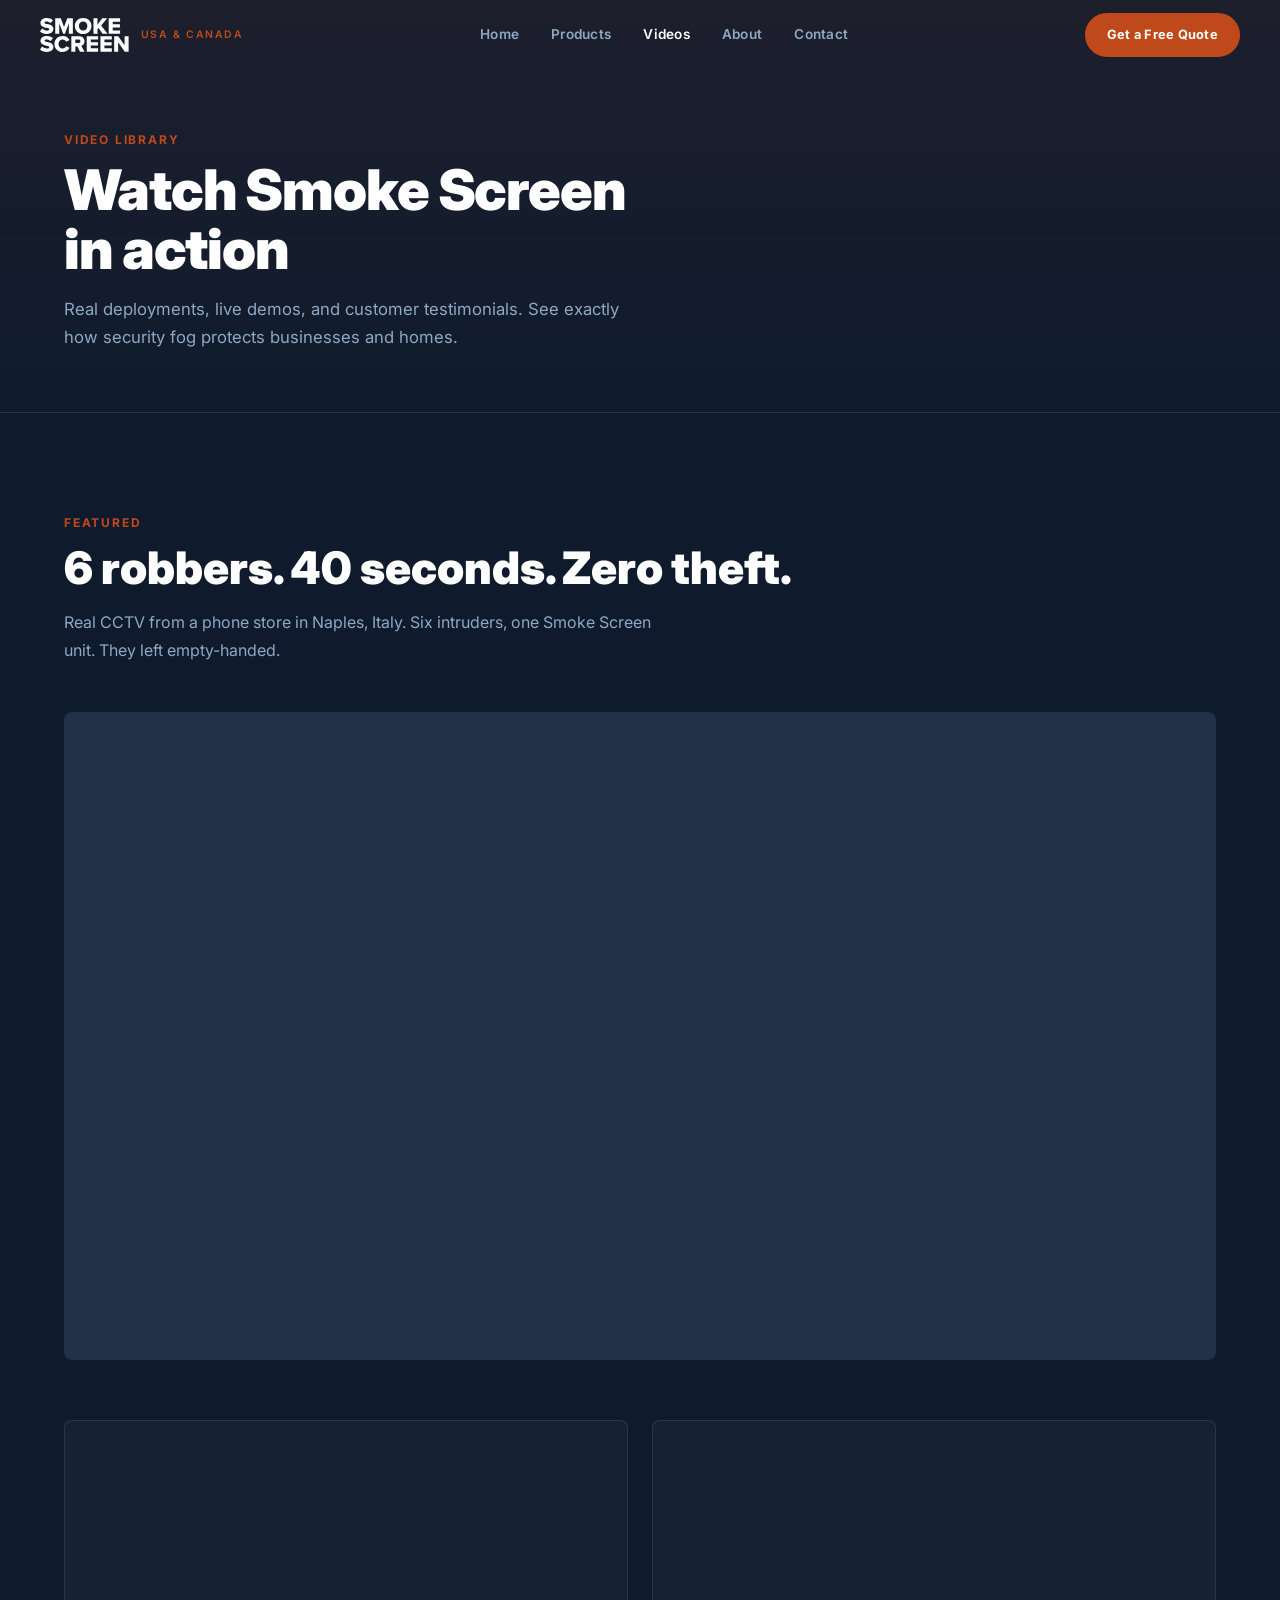
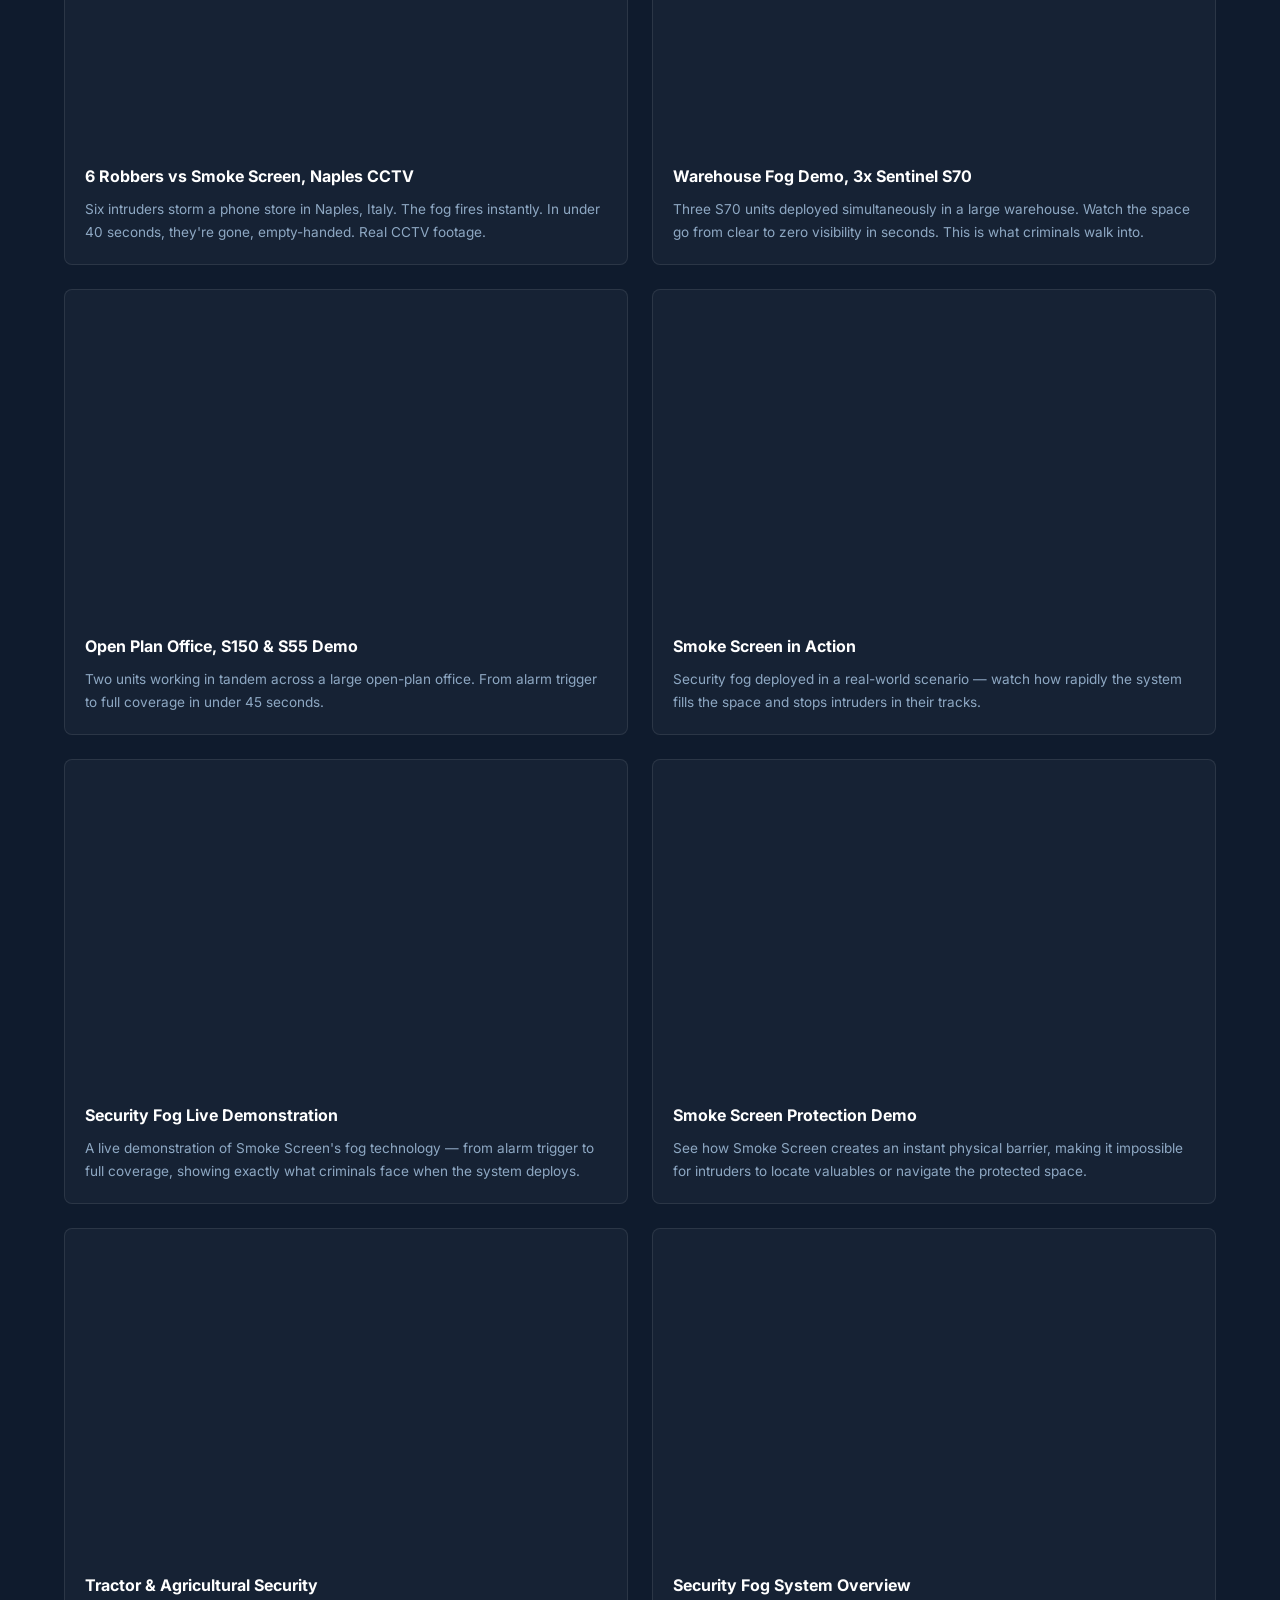
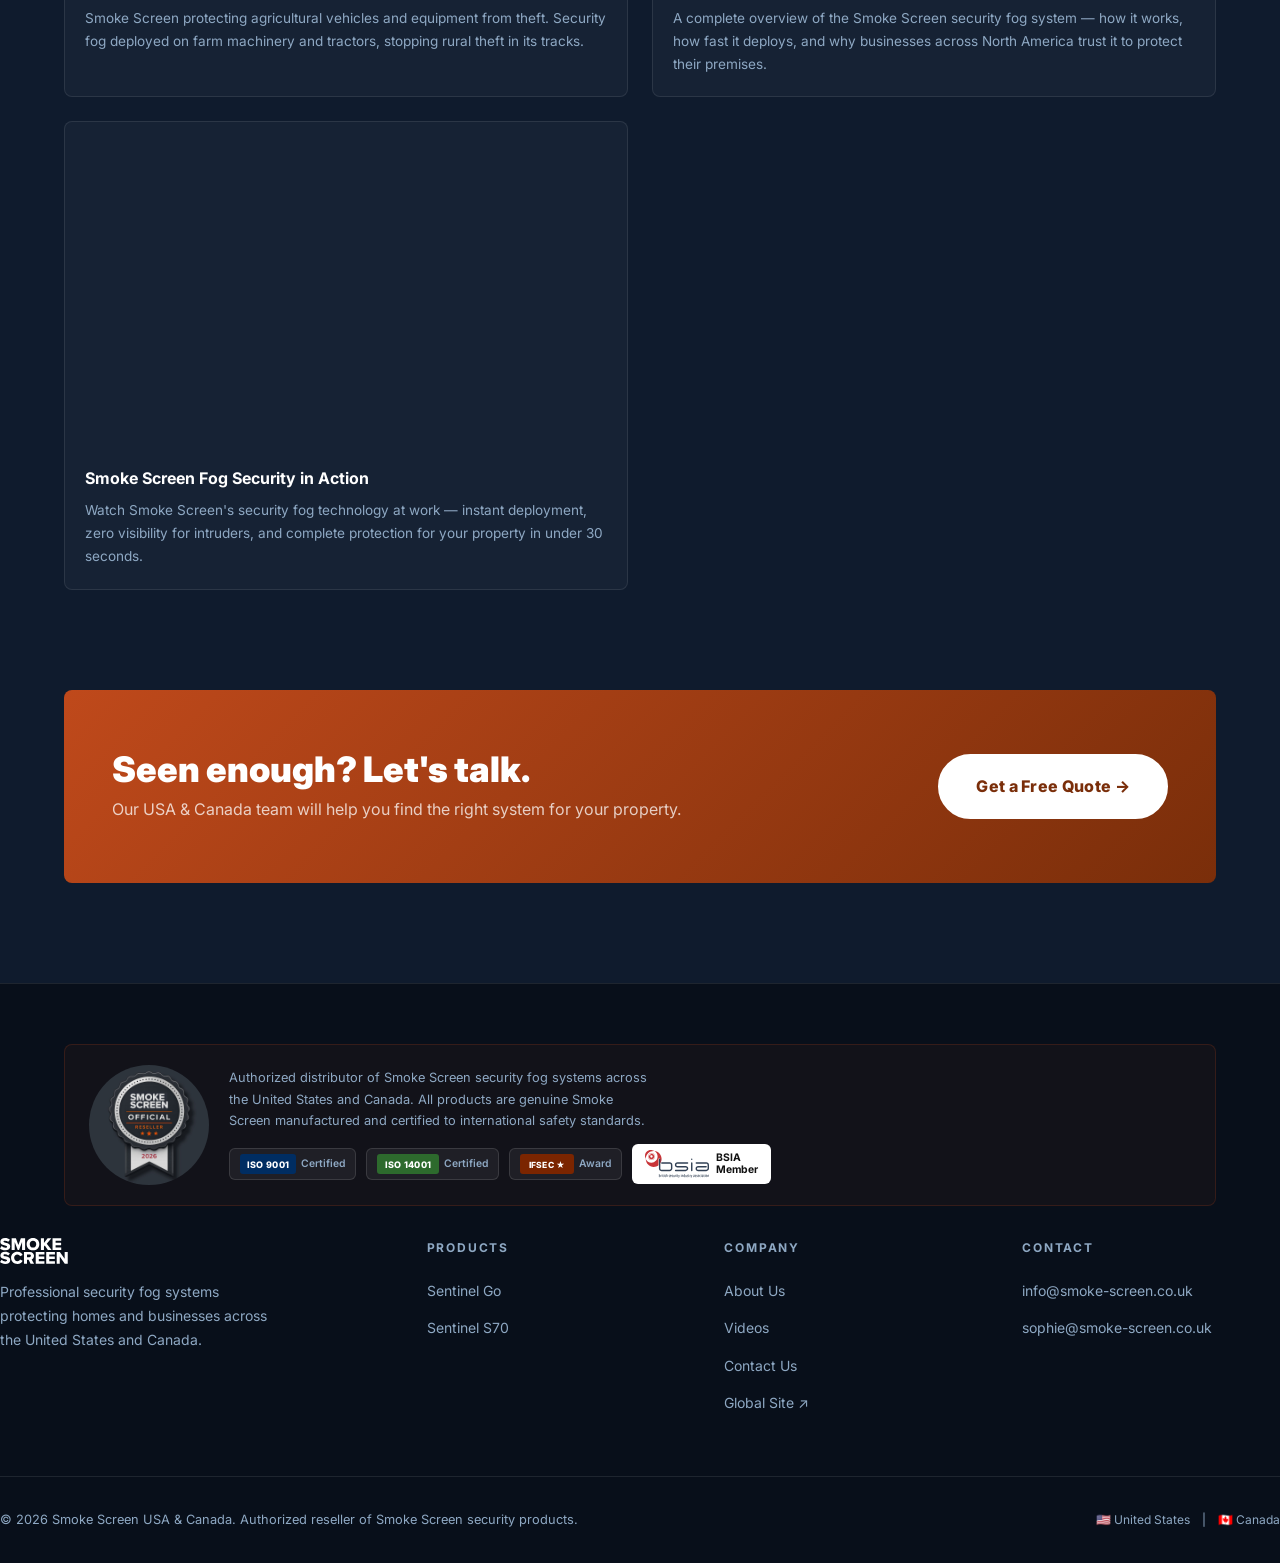
<file: videos.html>
<!DOCTYPE html>
<html lang="en">
<head>
  <meta charset="UTF-8" />
  <meta name="viewport" content="width=device-width, initial-scale=1.0" />
  <title>Security Fog Videos, Smoke Screen USA & Canada</title>
  <meta name="description" content="Watch Smoke Screen security fog in action. Real deployments across retail stores, warehouses, homes, and more. See why businesses across the USA and Canada trust us." />
  <link rel="canonical" href="https://us.smoke-screen.com/videos.html" />
  <meta property="og:title" content="Security Fog Videos, Smoke Screen USA & Canada" />
  <meta property="og:description" content="Watch Smoke Screen security fog systems in action across retail, warehouse, and residential environments." />
  <meta property="og:type" content="website" />
  <link rel="preconnect" href="https://fonts.googleapis.com" />
  <link rel="preconnect" href="https://fonts.gstatic.com" crossorigin />
  <link href="https://fonts.googleapis.com/css2?family=Inter:wght@400;600;700;900&display=swap" rel="stylesheet" />
  <link rel="stylesheet" href="css/styles.css" />
  <style>
    .reveal { opacity: 0; transform: translateY(24px); transition: opacity 0.6s ease, transform 0.6s ease; }
    .reveal.revealed { opacity: 1; transform: translateY(0); }

    /* Video Modal */
    .video-modal {
      display: none;
      position: fixed;
      inset: 0;
      background: rgba(0,0,0,0.92);
      z-index: 2000;
      align-items: center;
      justify-content: center;
      padding: 24px;
    }
    .video-modal.active { display: flex; }
    .video-modal-inner {
      position: relative;
      width: 100%;
      max-width: 900px;
      aspect-ratio: 16/9;
      background: #000;
      border-radius: var(--radius);
      overflow: hidden;
    }
    .video-modal-inner iframe { width: 100%; height: 100%; border: 0; }
    .modal-close {
      position: absolute;
      top: -44px;
      right: 0;
      background: none;
      border: none;
      color: #fff;
      font-size: 1.5rem;
      cursor: pointer;
      padding: 4px 8px;
      opacity: 0.7;
      transition: opacity 0.2s;
    }
    .modal-close:hover { opacity: 1; }

    /* Category filter */
    .filter-bar { display: flex; gap: 12px; flex-wrap: wrap; margin-bottom: 40px; }
    .filter-btn {
      padding: 8px 20px;
      border-radius: var(--radius-pill);
      border: 1px solid var(--border);
      background: transparent;
      color: var(--muted);
      font-family: 'Inter', sans-serif;
      font-size: 0.82rem;
      font-weight: 600;
      cursor: pointer;
      transition: var(--transition);
    }
    .filter-btn:hover, .filter-btn.active { background: var(--red); border-color: var(--red); color: var(--white); }
  </style>
</head>
<body>

<!-- NAV -->
<nav class="nav" id="main-nav">
  <div class="nav-inner">
    <a href="index.html" class="nav-logo">
      <svg viewBox="0 0 1451.04 556.87" xmlns="http://www.w3.org/2000/svg"><path fill="#FFFFFF" d="M34.7,173.49a114.91,114.91,0,0,0,81.22,33.57c22.5,0,36.23-9.54,36.23-21.74,0-14.49-16.4-20.21-43.47-25.93C66.73,151,8,140.33,8,80.08,8,37.37,44.23.38,109.44.38c40.8,0,76.26,12.2,103.34,35.45L176.93,82.74c-21.36-17.54-49.19-26.31-71.69-26.31-21.73,0-30.12,8.77-30.12,19.83,0,13.34,15.64,17.92,43.84,23.26,42,8.76,99.92,21,99.92,78.55,0,51.1-37.75,85-106,85-51.47,0-87.31-16-112.86-40.43Z M472.48,86.94,408,258.53h-29L315,86.94V258.53H249.4V4.19h91.13l53,144.14L446.93,4.19h91.14V258.53H472.48Z M707,0c77.79,0,135.75,54.15,135.75,131.55S784.81,263.11,707,263.11,570.9,209,570.9,131.55,629.23,0,707,0Zm0,58c-42.33,0-69.39,32-69.39,73.6,0,41.18,27.06,73.59,69.39,73.59,42,0,69-32.41,69-73.59C776,90,749,58,707,58Z M958.73,162.81l-17.16,21.36v74.36H876V4.19h65.59V108.66L1019.74,4.19h80.84l-98.76,119,104.1,135.37h-80.46Z M1125.39,4.19h186.47V59.48H1191V101.8h118.2v55.67H1191v45.77h120.88v55.29H1125.39Z M34.7,467.26a114.94,114.94,0,0,0,81.22,33.56c22.5,0,36.23-9.54,36.23-21.74,0-14.49-16.4-20.21-43.47-25.93C66.73,444.76,8,434.09,8,373.84c0-42.71,36.23-79.7,101.44-79.7,40.8,0,76.26,12.21,103.34,35.47L176.93,376.5c-21.36-17.54-49.19-26.3-71.69-26.3C83.51,350.2,75.12,359,75.12,370c0,13.34,15.64,17.92,43.84,23.26,42,8.77,99.92,21,99.92,78.56,0,51.09-37.75,85-106,85-51.47,0-87.31-16-112.86-40.42Z M236.43,425.31c0-78.55,59.49-131.55,135.76-131.55,63.3,0,96.09,34.69,112.87,68.26L428.63,388.7c-8.4-20.2-30.13-37-56.44-37-39.66,0-69,32-69,73.59s29.36,73.59,69,73.59c26.31,0,48-16.78,56.44-37l56.43,26.7c-16.4,32.79-49.57,68.25-112.87,68.25C295.92,556.87,236.43,503.48,236.43,425.31Z M612.45,466.12H578.89v86.17h-65.6V298H640.66c56.44,0,88.47,37.37,88.47,84.65,0,44.23-27.08,67.88-50.71,76.27l51.85,93.42H655.16Zm18.3-112.88H578.89v57.21h51.86c17.16,0,31.65-11.07,31.65-28.61S647.91,353.24,630.75,353.24Z M765.38,298H951.85v55.29H831v42.33H949.18v55.67H831V497H951.85v55.29H765.38Z M990,298h186.47v55.29H1055.59v42.33H1173.8v55.67H1055.59V497h120.88v55.29H990Z M1280.21,398.62V552.29h-65.59V298h67.5l103,146.43V298h66V552.29h-63.3Z"/></svg>
      <div class="nav-logo-text"><span class="region">USA &amp; Canada</span></div>
    </a>
    <div class="nav-links">
      <a href="index.html">Home</a><a href="products.html">Products</a><a href="videos.html" class="active">Videos</a><a href="about.html">About</a><a href="contact.html">Contact</a>
    </div>
    <a href="contact.html" class="btn btn-primary btn-sm nav-cta">Get a Free Quote</a>
    <button class="hamburger" id="hamburger" aria-label="Toggle menu" aria-expanded="false"><span></span><span></span><span></span></button>
  </div>
</nav>
<div class="nav-drawer" id="nav-drawer">
  <a href="index.html">Home</a><a href="products.html">Products</a><a href="videos.html">Videos</a><a href="about.html">About</a><a href="contact.html">Contact</a>
  <a href="contact.html" class="btn btn-primary">Get a Free Quote</a>
</div>

<!-- PAGE HERO -->
<div class="page-hero">
  <div class="container">
    <div class="label">Video Library</div>
    <h1>Watch Smoke Screen<br/>in action</h1>
    <p>Real deployments, live demos, and customer testimonials. See exactly how security fog protects businesses and homes.</p>
  </div>
</div>

<!-- VIDEOS -->
<section class="section">
  <div class="container">

    <!-- Featured Video -->
    <div class="section-title reveal">
      <div class="label">Featured</div>
      <h2>6 robbers. 40 seconds. Zero theft.</h2>
      <p>Real CCTV from a phone store in Naples, Italy. Six intruders, one Smoke Screen unit. They left empty-handed.</p>
    </div>
    <div style="border-radius:var(--radius); overflow:hidden; aspect-ratio:16/9; margin-bottom:60px; background:var(--bg-mid);" class="reveal">
      <iframe
        src="https://www.youtube.com/embed/y1G5q7ozTVw?rel=0"
        title="6 Robbers vs Smoke Screen, Naples Phone Store CCTV"
        allow="accelerometer; autoplay; clipboard-write; encrypted-media; gyroscope; picture-in-picture"
        allowfullscreen
        style="width:100%; height:100%; border:0;">
      </iframe>
    </div>

    <!-- Video grid -->
    <div class="video-page-grid">

      <div class="video-page-card reveal">
        <div class="embed">
          <iframe src="https://www.youtube.com/embed/y1G5q7ozTVw?rel=0" title="6 Robbers vs Smoke Screen, Naples Phone Store CCTV" allow="accelerometer; autoplay; clipboard-write; encrypted-media; gyroscope; picture-in-picture" allowfullscreen loading="lazy"></iframe>
        </div>
        <div class="info">
          <h3>6 Robbers vs Smoke Screen, Naples CCTV</h3>
          <p>Six intruders storm a phone store in Naples, Italy. The fog fires instantly. In under 40 seconds, they're gone, empty-handed. Real CCTV footage.</p>
        </div>
      </div>

      <div class="video-page-card reveal">
        <div class="embed">
          <iframe src="https://www.youtube.com/embed/WzbusnzDJv0?rel=0" title="Security Fog Warehouse Demo, 3x Sentinel S70" allow="accelerometer; autoplay; clipboard-write; encrypted-media; gyroscope; picture-in-picture" allowfullscreen loading="lazy"></iframe>
        </div>
        <div class="info">
          <h3>Warehouse Fog Demo, 3x Sentinel S70</h3>
          <p>Three S70 units deployed simultaneously in a large warehouse. Watch the space go from clear to zero visibility in seconds. This is what criminals walk into.</p>
        </div>
      </div>

      <div class="video-page-card reveal">
        <div class="embed">
          <iframe src="https://www.youtube.com/embed/wQvnkrfxoxI?rel=0" title="Smoke Screen S150 and S55 in Open Plan Office" allow="accelerometer; autoplay; clipboard-write; encrypted-media; gyroscope; picture-in-picture" allowfullscreen loading="lazy"></iframe>
        </div>
        <div class="info">
          <h3>Open Plan Office, S150 &amp; S55 Demo</h3>
          <p>Two units working in tandem across a large open-plan office. From alarm trigger to full coverage in under 45 seconds.</p>
        </div>
      </div>

      <div class="video-page-card reveal">
        <div class="embed">
          <iframe src="https://www.youtube.com/embed/6rupcFq-7Z0?rel=0" title="Smoke Screen Security Fog in Action" allow="accelerometer; autoplay; clipboard-write; encrypted-media; gyroscope; picture-in-picture" allowfullscreen loading="lazy"></iframe>
        </div>
        <div class="info">
          <h3>Smoke Screen in Action</h3>
          <p>Security fog deployed in a real-world scenario &#x2014; watch how rapidly the system fills the space and stops intruders in their tracks.</p>
        </div>
      </div>

      <div class="video-page-card reveal">
        <div class="embed">
          <iframe src="https://www.youtube.com/embed/OWlQJVcrMJM?rel=0" title="Smoke Screen Security Fog Demo" allow="accelerometer; autoplay; clipboard-write; encrypted-media; gyroscope; picture-in-picture" allowfullscreen loading="lazy"></iframe>
        </div>
        <div class="info">
          <h3>Security Fog Live Demonstration</h3>
          <p>A live demonstration of Smoke Screen's fog technology &#x2014; from alarm trigger to full coverage, showing exactly what criminals face when the system deploys.</p>
        </div>
      </div>

      <div class="video-page-card reveal">
        <div class="embed">
          <iframe src="https://www.youtube.com/embed/PfJ9jPBzR0M?rel=0" title="Smoke Screen Protection Demo" allow="accelerometer; autoplay; clipboard-write; encrypted-media; gyroscope; picture-in-picture" allowfullscreen loading="lazy"></iframe>
        </div>
        <div class="info">
          <h3>Smoke Screen Protection Demo</h3>
          <p>See how Smoke Screen creates an instant physical barrier, making it impossible for intruders to locate valuables or navigate the protected space.</p>
        </div>
      </div>

      <div class="video-page-card reveal">
        <div class="embed">
          <iframe src="https://www.youtube.com/embed/rE6w_j6cSUs?rel=0" title="Smoke Screen Agricultural Security, Tractor Protection Demo" allow="accelerometer; autoplay; clipboard-write; encrypted-media; gyroscope; picture-in-picture" allowfullscreen loading="lazy"></iframe>
        </div>
        <div class="info">
          <h3>Tractor &amp; Agricultural Security</h3>
          <p>Smoke Screen protecting agricultural vehicles and equipment from theft. Security fog deployed on farm machinery and tractors, stopping rural theft in its tracks.</p>
        </div>
      </div>

      <div class="video-page-card reveal">
        <div class="embed">
          <iframe src="https://www.youtube.com/embed/Q-0bwaOuuKI?rel=0" title="Smoke Screen Security Fog System Overview" allow="accelerometer; autoplay; clipboard-write; encrypted-media; gyroscope; picture-in-picture" allowfullscreen loading="lazy"></iframe>
        </div>
        <div class="info">
          <h3>Security Fog System Overview</h3>
          <p>A complete overview of the Smoke Screen security fog system &#x2014; how it works, how fast it deploys, and why businesses across North America trust it to protect their premises.</p>
        </div>
      </div>

      <div class="video-page-card reveal">
        <div class="embed">
          <iframe src="https://www.youtube.com/embed/JFxU3HbE21U?rel=0" title="Smoke Screen Fog Security in Action" allow="accelerometer; autoplay; clipboard-write; encrypted-media; gyroscope; picture-in-picture" allowfullscreen loading="lazy"></iframe>
        </div>
        <div class="info">
          <h3>Smoke Screen Fog Security in Action</h3>
          <p>Watch Smoke Screen's security fog technology at work &#x2014; instant deployment, zero visibility for intruders, and complete protection for your property in under 30 seconds.</p>
        </div>
      </div>

    </div>
  </div>
</section>

<!-- CTA -->
<section class="section" style="padding-top:0;">
  <div class="container">
    <div class="cta-banner reveal">
      <div>
        <h2>Seen enough? Let's talk.</h2>
        <p>Our USA &amp; Canada team will help you find the right system for your property.</p>
      </div>
      <a href="contact.html" class="btn btn-white btn-lg">Get a Free Quote &#x2192;</a>
    </div>
  </div>
</section>

<!-- FOOTER -->
<footer class="footer">
  <div class="container">
        <div class="reseller-badge-wrap" style="margin-bottom:32px;">
      <img src="images/reseller-badge-dark.jpeg" width="120" height="120" alt="Smoke Screen Official Authorized Reseller USA & Canada 2026" style="border-radius:50%;display:block;" />
      <div>
        <p style="margin-bottom:12px;">Authorized distributor of Smoke Screen security fog systems across the United States and Canada. All products are genuine Smoke Screen manufactured and certified to international safety standards.</p>
        <div style="display:flex;gap:10px;align-items:center;flex-wrap:wrap;margin-top:12px;">
          <div style="display:flex;align-items:center;gap:5px;background:rgba(255,255,255,0.06);border:1px solid rgba(255,255,255,0.12);border-radius:6px;padding:5px 10px;" title="ISO 9001 Quality Management &#x2014; Re-certified December 2024">
            <svg viewBox="0 0 56 20" width="56" height="20" xmlns="http://www.w3.org/2000/svg"><rect width="56" height="20" rx="3" fill="#002D62"/><text x="28" y="14" text-anchor="middle" fill="#fff" font-size="9" font-weight="800" font-family="Inter,sans-serif" letter-spacing="0.3">ISO 9001</text></svg>
            <span style="font-size:0.65rem;color:var(--muted);font-weight:600;white-space:nowrap;">Certified</span>
          </div>
          <div style="display:flex;align-items:center;gap:5px;background:rgba(255,255,255,0.06);border:1px solid rgba(255,255,255,0.12);border-radius:6px;padding:5px 10px;" title="ISO 14001 Environmental Management &#x2014; Re-certified December 2024">
            <svg viewBox="0 0 62 20" width="62" height="20" xmlns="http://www.w3.org/2000/svg"><rect width="62" height="20" rx="3" fill="#2D6A2D"/><text x="31" y="14" text-anchor="middle" fill="#fff" font-size="9" font-weight="800" font-family="Inter,sans-serif" letter-spacing="0.3">ISO 14001</text></svg>
            <span style="font-size:0.65rem;color:var(--muted);font-weight:600;white-space:nowrap;">Certified</span>
          </div>
          <div style="display:flex;align-items:center;gap:5px;background:rgba(255,255,255,0.06);border:1px solid rgba(255,255,255,0.12);border-radius:6px;padding:5px 10px;" title="IFSEC International Award Winners">
            <svg viewBox="0 0 54 20" width="54" height="20" xmlns="http://www.w3.org/2000/svg"><rect width="54" height="20" rx="3" fill="#7B2500"/><text x="27" y="14" text-anchor="middle" fill="#fff" font-size="8.5" font-weight="800" font-family="Inter,sans-serif" letter-spacing="0.2">IFSEC &#x2605;</text></svg>
            <span style="font-size:0.65rem;color:var(--muted);font-weight:600;white-space:nowrap;">Award</span>
          </div>
          <div style="display:flex;align-items:center;gap:7px;background:#fff;border:1px solid rgba(255,255,255,0.2);border-radius:6px;padding:5px 12px;" title="British Security Industry Association Member">
            <img src="images/bsia-logo.svg" alt="BSIA Member" style="height:28px;width:auto;display:block;" />
            <span style="font-size:0.65rem;color:#111;font-weight:700;white-space:nowrap;line-height:1.2;">BSIA<br/>Member</span>
          </div>
        </div>
        </div>
    </div>
    </div>

    <div class="footer-inner">
      <div class="footer-brand">
        <div class="footer-logo">
          <svg viewBox="0 0 1451.04 556.87" xmlns="http://www.w3.org/2000/svg" aria-label="Smoke Screen" style="height:26px;width:auto;">
            <path fill="#FFFFFF" d="M34.7,173.49a114.91,114.91,0,0,0,81.22,33.57c22.5,0,36.23-9.54,36.23-21.74,0-14.49-16.4-20.21-43.47-25.93C66.73,151,8,140.33,8,80.08,8,37.37,44.23.38,109.44.38c40.8,0,76.26,12.2,103.34,35.45L176.93,82.74c-21.36-17.54-49.19-26.31-71.69-26.31-21.73,0-30.12,8.77-30.12,19.83,0,13.34,15.64,17.92,43.84,23.26,42,8.76,99.92,21,99.92,78.55,0,51.1-37.75,85-106,85-51.47,0-87.31-16-112.86-40.43Z M472.48,86.94,408,258.53h-29L315,86.94V258.53H249.4V4.19h91.13l53,144.14L446.93,4.19h91.14V258.53H472.48Z M707,0c77.79,0,135.75,54.15,135.75,131.55S784.81,263.11,707,263.11,570.9,209,570.9,131.55,629.23,0,707,0Zm0,58c-42.33,0-69.39,32-69.39,73.6,0,41.18,27.06,73.59,69.39,73.59,42,0,69-32.41,69-73.59C776,90,749,58,707,58Z M958.73,162.81l-17.16,21.36v74.36H876V4.19h65.59V108.66L1019.74,4.19h80.84l-98.76,119,104.1,135.37h-80.46Z M1125.39,4.19h186.47V59.48H1191V101.8h118.2v55.67H1191v45.77h120.88v55.29H1125.39Z M34.7,467.26a114.94,114.94,0,0,0,81.22,33.56c22.5,0,36.23-9.54,36.23-21.74,0-14.49-16.4-20.21-43.47-25.93C66.73,444.76,8,434.09,8,373.84c0-42.71,36.23-79.7,101.44-79.7,40.8,0,76.26,12.21,103.34,35.47L176.93,376.5c-21.36-17.54-49.19-26.3-71.69-26.3C83.51,350.2,75.12,359,75.12,370c0,13.34,15.64,17.92,43.84,23.26,42,8.77,99.92,21,99.92,78.56,0,51.09-37.75,85-106,85-51.47,0-87.31-16-112.86-40.42Z M236.43,425.31c0-78.55,59.49-131.55,135.76-131.55,63.3,0,96.09,34.69,112.87,68.26L428.63,388.7c-8.4-20.2-30.13-37-56.44-37-39.66,0-69,32-69,73.59s29.36,73.59,69,73.59c26.31,0,48-16.78,56.44-37l56.43,26.7c-16.4,32.79-49.57,68.25-112.87,68.25C295.92,556.87,236.43,503.48,236.43,425.31Z M612.45,466.12H578.89v86.17h-65.6V298H640.66c56.44,0,88.47,37.37,88.47,84.65,0,44.23-27.08,67.88-50.71,76.27l51.85,93.42H655.16Zm18.3-112.88H578.89v57.21h51.86c17.16,0,31.65-11.07,31.65-28.61S647.91,353.24,630.75,353.24Z M765.38,298H951.85v55.29H831v42.33H949.18v55.67H831V497H951.85v55.29H765.38Z M990,298h186.47v55.29H1055.59v42.33H1173.8v55.67H1055.59V497h120.88v55.29H990Z M1280.21,398.62V552.29h-65.59V298h67.5l103,146.43V298h66V552.29h-63.3Z"/>
          </svg>
        </div>
        <p>Professional security fog systems protecting homes and businesses across the United States and Canada.</p>
      </div>
      <div class="footer-col">
        <h5>Products</h5>
        <ul>
          <li><a href="products.html#sentinel-go">Sentinel Go</a></li>
          <li><a href="products.html#sentinel-s70">Sentinel S70</a></li>
        </ul>
      </div>
      <div class="footer-col">
        <h5>Company</h5>
        <ul>
          <li><a href="about.html">About Us</a></li>
          <li></li>
          <li><a href="videos.html">Videos</a></li>
          <li><a href="contact.html">Contact Us</a></li>
          <li><a href="https://www.smoke-screen.com" target="_blank" rel="noopener">Global Site &#x2197;</a></li>
        </ul>
      </div>
      <div class="footer-col">
        <h5>Contact</h5>
        <ul>
          <li><a href="mailto:info@smoke-screen.co.uk">info@smoke-screen.co.uk</a></li>
          <li><a href="mailto:sophie@smoke-screen.co.uk">sophie@smoke-screen.co.uk</a></li>
        </ul>
      </div>
    </div>
    <div class="footer-bottom">
      <p>&copy; 2026 Smoke Screen USA &amp; Canada. Authorized reseller of Smoke Screen security products.</p>
      <div style="display:flex;gap:12px;align-items:center;font-size:0.75rem;color:var(--muted);">
        <span>&#x1F1FA;&#x1F1F8; United States</span>
        <span>|</span>
        <span>&#x1F1E8;&#x1F1E6; Canada</span>
      </div>
    </div>
  </div>
</footer>

<script src="js/main.js"></script>
</body>
</html>
</file>
<file: css/styles.css>
/* ============================================================
   SMOKE SCREEN USA & CANADA, Main Stylesheet
   Design System: Dark bg, Brand Orange accents, Inter font
   Brand primary: #BF491B (from smoke-screen.com)
   ============================================================ */

/* ---------- Reset & Base ---------- */
*, *::before, *::after { box-sizing: border-box; margin: 0; padding: 0; }

:root {
  --bg:        #0F1B2D;   /* Crawfords midnight navy */
  --bg-card:   #162234;
  --bg-mid:    #223048;
  --red:       #BF491B;   /* Smoke Screen brand orange */
  --red-hover: #A03914;
  --white:     #FFFFFF;
  --muted:     #8EA8C3;
  --border:    rgba(255,255,255,0.09);
  --radius:    8px;
  --radius-pill: 100px;
  --transition: 0.3s ease;
  --section-pad: clamp(60px, 8vw, 100px);
  --max-w: 1200px;
}

html { scroll-behavior: smooth; font-size: 16px; }

body {
  background: var(--bg);
  color: var(--white);
  font-family: 'Inter', sans-serif;
  font-weight: 400;
  line-height: 1.6;
  overflow-x: hidden;
}

img { max-width: 100%; height: auto; display: block; }
a { color: inherit; text-decoration: none; }
ul { list-style: none; }

/* ---------- Typography ---------- */
h1 { font-size: clamp(2.5rem, 6vw, 4.5rem); font-weight: 900; line-height: 1.05; letter-spacing: -0.02em; }
h2 { font-size: clamp(1.8rem, 4vw, 2.8rem); font-weight: 900; line-height: 1.1; }
h3 { font-size: clamp(1.2rem, 2.5vw, 1.5rem); font-weight: 700; }
h4 { font-size: 1rem; font-weight: 700; }
p  { font-size: 1rem; color: var(--muted); line-height: 1.7; }

.label {
  font-size: 0.75rem;
  font-weight: 700;
  text-transform: uppercase;
  letter-spacing: 0.15em;
  color: var(--red);
}

/* ---------- Layout Utilities ---------- */
.container { max-width: var(--max-w); margin: 0 auto; padding: 0 24px; }
.section    { padding: var(--section-pad) 0; }
.section-title { margin-bottom: 48px; }
.section-title .label { margin-bottom: 12px; }
.section-title h2 { margin-bottom: 16px; }
.section-title p  { max-width: 600px; }
.section-title.center { text-align: center; }
.section-title.center p { margin: 0 auto; }
.grid-2 { display: grid; grid-template-columns: repeat(2, 1fr); gap: 24px; }
.grid-3 { display: grid; grid-template-columns: repeat(3, 1fr); gap: 24px; }
.grid-4 { display: grid; grid-template-columns: repeat(4, 1fr); gap: 24px; }

/* ---------- Buttons ---------- */
.btn {
  display: inline-flex;
  align-items: center;
  gap: 8px;
  padding: 14px 28px;
  border-radius: var(--radius-pill);
  font-size: 0.9rem;
  font-weight: 700;
  letter-spacing: 0.02em;
  cursor: pointer;
  transition: var(--transition);
  border: 2px solid transparent;
  white-space: nowrap;
}
.btn-primary {
  background: var(--red);
  color: var(--white);
  border-color: var(--red);
}
.btn-primary:hover {
  background: var(--red-hover);
  border-color: var(--red-hover);
  transform: translateY(-2px);
}
.btn-outline {
  background: transparent;
  color: var(--white);
  border-color: rgba(255,255,255,0.4);
}
.btn-outline:hover {
  border-color: var(--white);
  transform: translateY(-2px);
}
.btn-sm { padding: 10px 20px; font-size: 0.8rem; }
.btn-lg { padding: 18px 36px; font-size: 1rem; }

/* ---------- Navigation ---------- */
.nav {
  position: fixed;
  top: 0; left: 0; right: 0;
  z-index: 1000;
  padding: 0 24px;
  height: 70px;
  display: flex;
  align-items: center;
  transition: background var(--transition), box-shadow var(--transition);
}
.nav.scrolled {
  background: rgba(15,27,45,0.97);
  box-shadow: 0 1px 0 var(--border);
  backdrop-filter: blur(12px);
}
.nav-inner {
  max-width: var(--max-w);
  margin: 0 auto;
  width: 100%;
  display: flex;
  align-items: center;
  justify-content: space-between;
  gap: 24px;
}
.nav-logo {
  display: flex;
  align-items: center;
  gap: 12px;
  flex-shrink: 0;
}
.nav-logo svg { height: 34px; width: auto; }
.nav-logo-text { display: flex; flex-direction: column; line-height: 1.1; }
.nav-logo-text .brand { font-size: 1rem; font-weight: 900; color: var(--white); letter-spacing: 0.05em; }
.nav-logo-text .region { font-size: 0.65rem; font-weight: 600; color: var(--red); text-transform: uppercase; letter-spacing: 0.15em; }
.nav-links { display: flex; align-items: center; gap: 32px; }
.nav-links a {
  font-size: 0.85rem;
  font-weight: 600;
  color: var(--muted);
  transition: color var(--transition);
  letter-spacing: 0.02em;
}
.nav-links a:hover, .nav-links a.active { color: var(--white); }
.nav-cta { flex-shrink: 0; }
.hamburger {
  display: none;
  flex-direction: column;
  gap: 5px;
  cursor: pointer;
  padding: 4px;
  background: none;
  border: none;
}
.hamburger span {
  display: block;
  width: 24px;
  height: 2px;
  background: var(--white);
  border-radius: 2px;
  transition: var(--transition);
}
.hamburger.open span:nth-child(1) { transform: translateY(7px) rotate(45deg); }
.hamburger.open span:nth-child(2) { opacity: 0; }
.hamburger.open span:nth-child(3) { transform: translateY(-7px) rotate(-45deg); }

/* Mobile drawer */
.nav-drawer {
  display: none;
  position: fixed;
  top: 70px; left: 0; right: 0;
  background: rgba(15,27,45,0.98);
  backdrop-filter: blur(16px);
  padding: 24px;
  flex-direction: column;
  gap: 20px;
  border-top: 1px solid var(--border);
  z-index: 999;
  transform: translateY(-20px);
  opacity: 0;
  transition: var(--transition);
}
.nav-drawer.open { display: flex; transform: translateY(0); opacity: 1; }
.nav-drawer a {
  font-size: 1rem;
  font-weight: 600;
  color: var(--muted);
  padding: 8px 0;
  border-bottom: 1px solid var(--border);
  transition: color var(--transition);
}
.nav-drawer a:hover { color: var(--white); }
.nav-drawer .btn { width: 100%; justify-content: center; }

/* ---------- Hero ---------- */
.hero {
  position: relative;
  min-height: 100vh;
  display: flex;
  align-items: center;
  overflow: hidden;
  padding-top: 70px;
}
#hero-canvas {
  position: absolute;
  inset: 0;
  width: 100%;
  height: 100%;
  z-index: 0;
}
.hero-overlay {
  position: absolute;
  inset: 0;
  background: linear-gradient(135deg, rgba(15,27,45,0.85) 0%, rgba(15,27,45,0.5) 50%, rgba(15,27,45,0.7) 100%);
  z-index: 1;
}
.hero-content {
  position: relative;
  z-index: 2;
  max-width: var(--max-w);
  margin: 0 auto;
  padding: 80px 24px;
  width: 100%;
}
.hero-badge {
  display: inline-flex;
  align-items: center;
  gap: 8px;
  background: rgba(191,73,27,0.12);
  border: 1px solid rgba(191,73,27,0.3);
  border-radius: var(--radius-pill);
  padding: 6px 16px;
  font-size: 0.75rem;
  font-weight: 700;
  letter-spacing: 0.15em;
  text-transform: uppercase;
  color: var(--red);
  margin-bottom: 32px;
}
.hero-badge::before { content: '\25CF '; font-size: 0.5rem; animation: pulse-dot 2s infinite; }
@keyframes pulse-dot { 0%,100% { opacity: 1; } 50% { opacity: 0.3; } }
.hero h1 { max-width: 820px; margin-bottom: 24px; }
.hero h1 span { color: var(--red); }
.hero-sub { font-size: clamp(1rem, 2vw, 1.2rem); color: var(--muted); max-width: 540px; margin-bottom: 40px; line-height: 1.6; }
.hero-ctas { display: flex; gap: 16px; flex-wrap: wrap; align-items: center; }
.hero-stats {
  display: flex;
  gap: 40px;
  margin-top: 64px;
  padding-top: 40px;
  border-top: 1px solid var(--border);
  flex-wrap: wrap;
}
.hero-stat .num { font-size: 2rem; font-weight: 900; color: var(--white); }
.hero-stat .desc { font-size: 0.75rem; font-weight: 600; color: var(--muted); text-transform: uppercase; letter-spacing: 0.1em; margin-top: 2px; }
.scroll-hint {
  position: absolute;
  bottom: 32px;
  left: 50%;
  transform: translateX(-50%);
  z-index: 2;
  display: flex;
  flex-direction: column;
  align-items: center;
  gap: 8px;
  color: var(--muted);
  font-size: 0.7rem;
  letter-spacing: 0.1em;
  text-transform: uppercase;
  animation: bounce 2s infinite;
}
.scroll-hint svg { opacity: 0.5; }
@keyframes bounce { 0%,100% { transform: translateX(-50%) translateY(0); } 50% { transform: translateX(-50%) translateY(6px); } }

/* ---------- Why Section ---------- */
.why-grid { display: grid; grid-template-columns: repeat(3, 1fr); gap: 24px; }
.why-card {
  background: var(--bg-card);
  border: 1px solid var(--border);
  border-radius: var(--radius);
  padding: 36px 28px;
  transition: var(--transition);
}
.why-card:hover { border-color: var(--red); transform: translateY(-4px); }
.why-icon {
  width: 52px; height: 52px;
  background: rgba(191,73,27,0.1);
  border-radius: var(--radius);
  display: flex;
  align-items: center;
  justify-content: center;
  margin-bottom: 20px;
  font-size: 1.5rem;
}
.why-card h3 { margin-bottom: 12px; font-size: 1.1rem; }
.why-card p { font-size: 0.9rem; }

/* ---------- Products Section ---------- */
.product-card {
  background: var(--bg-card);
  border: 1px solid var(--border);
  border-radius: var(--radius);
  overflow: hidden;
  transition: var(--transition);
  display: flex;
  flex-direction: column;
}
.product-card:hover { border-color: var(--red); transform: translateY(-4px); box-shadow: 0 0 24px rgba(191,73,27,0.15); }
.product-card-img {
  aspect-ratio: 16/9;
  background: var(--bg-mid);
  display: flex;
  align-items: center;
  justify-content: center;
  overflow: hidden;
  position: relative;
}
.product-card-img img { width: 100%; height: 100%; object-fit: cover; }
.product-card-img .placeholder-img {
  font-size: 3rem;
  opacity: 0.3;
  display: flex;
  align-items: center;
  justify-content: center;
  width: 100%;
  height: 100%;
}
.product-badge {
  position: absolute;
  top: 12px; left: 12px;
  background: var(--red);
  color: var(--white);
  font-size: 0.65rem;
  font-weight: 700;
  letter-spacing: 0.1em;
  text-transform: uppercase;
  padding: 4px 10px;
  border-radius: var(--radius-pill);
}
.product-card-body { padding: 24px; flex: 1; display: flex; flex-direction: column; }
.product-card-body h3 { margin-bottom: 10px; font-size: 1.1rem; }
.product-card-body p { font-size: 0.875rem; margin-bottom: 16px; }
.product-features { margin-bottom: 24px; flex: 1; }
.product-features li {
  font-size: 0.8rem;
  color: var(--muted);
  padding: 5px 0;
  border-bottom: 1px solid var(--border);
  display: flex;
  align-items: center;
  gap: 8px;
}
.product-features li::before { content: '\2192 '; color: var(--red); font-weight: 700; flex-shrink: 0; }

/* ---------- Video Section ---------- */
.video-featured {
  border-radius: var(--radius);
  overflow: hidden;
  aspect-ratio: 16/9;
  margin-bottom: 24px;
  background: var(--bg-mid);
}
.video-featured iframe { width: 100%; height: 100%; border: 0; }
.video-grid { display: grid; grid-template-columns: repeat(3, 1fr); gap: 16px; }
.video-thumb {
  background: var(--bg-card);
  border: 1px solid var(--border);
  border-radius: var(--radius);
  overflow: hidden;
  cursor: pointer;
  transition: var(--transition);
}
.video-thumb:hover { border-color: var(--red); transform: translateY(-2px); }
.video-thumb-img {
  aspect-ratio: 16/9;
  background: var(--bg-mid);
  position: relative;
  overflow: hidden;
}
.video-thumb-img img { width: 100%; height: 100%; object-fit: cover; transition: var(--transition); }
.video-thumb:hover .video-thumb-img img { transform: scale(1.05); }
.play-icon {
  position: absolute;
  inset: 0;
  display: flex;
  align-items: center;
  justify-content: center;
  background: rgba(0,0,0,0.4);
}
.play-icon svg { filter: drop-shadow(0 2px 8px rgba(0,0,0,0.5)); }
.video-thumb-info { padding: 16px; }
.video-thumb-info h4 { font-size: 0.9rem; margin-bottom: 4px; color: var(--white); }
.video-thumb-info p { font-size: 0.8rem; color: var(--muted); }
a.video-thumb { text-decoration: none; display: block; color: inherit; }

/* ---------- How It Works ---------- */
.how-steps { display: grid; grid-template-columns: repeat(3, 1fr); gap: 0; position: relative; }
.how-steps::before {
  content: '';
  position: absolute;
  top: 36px;
  left: calc(33.33% / 2);
  right: calc(33.33% / 2);
  height: 2px;
  background: linear-gradient(to right, var(--red), transparent);
}
.step {
  text-align: center;
  padding: 0 24px;
  position: relative;
}
.step-num {
  width: 72px; height: 72px;
  border-radius: 50%;
  background: var(--red);
  color: var(--white);
  font-size: 1.5rem;
  font-weight: 900;
  display: flex;
  align-items: center;
  justify-content: center;
  margin: 0 auto 24px;
  box-shadow: 0 0 32px rgba(191,73,27,0.4);
}
.step h3 { font-size: 1.1rem; margin-bottom: 12px; }
.step p { font-size: 0.875rem; }

/* ---------- Industries / Use Cases ---------- */
.industry-grid { display: grid; grid-template-columns: repeat(4, 1fr); gap: 16px; }
.industry-card {
  background: var(--bg-card);
  border: 1px solid var(--border);
  border-radius: var(--radius);
  padding: 24px 20px;
  text-align: center;
  transition: var(--transition);
  cursor: default;
}
.industry-card:hover { border-color: var(--red); transform: translateY(-4px); }
.industry-card .icon { font-size: 2rem; margin-bottom: 12px; }
.industry-card h4 { font-size: 0.85rem; font-weight: 700; color: var(--white); }

/* ---------- Contact Form ---------- */
.contact-form-section {
  background: linear-gradient(135deg, var(--bg-card) 0%, rgba(191,73,27,0.04) 100%);
  border: 1px solid var(--border);
  border-radius: var(--radius);
  padding: 48px;
}
.form-grid { display: grid; grid-template-columns: 1fr 1fr; gap: 20px; }
.form-group { display: flex; flex-direction: column; gap: 8px; }
.form-group.full { grid-column: 1 / -1; }
.form-group label { font-size: 0.8rem; font-weight: 600; color: var(--muted); letter-spacing: 0.05em; }
.form-group input,
.form-group select,
.form-group textarea {
  background: var(--bg-mid);
  border: 1px solid var(--border);
  border-radius: var(--radius);
  color: var(--white);
  font-family: 'Inter', sans-serif;
  font-size: 0.9rem;
  padding: 12px 16px;
  transition: border-color var(--transition);
  outline: none;
  width: 100%;
}
.form-group input::placeholder,
.form-group textarea::placeholder { color: var(--muted); opacity: 0.6; }
.form-group select option { background: var(--bg-card); }
.form-group input:focus,
.form-group select:focus,
.form-group textarea:focus { border-color: var(--red); }
.form-group textarea { resize: vertical; min-height: 120px; }
.form-note { font-size: 0.78rem; color: var(--muted); margin-top: 12px; }
.form-success {
  display: none;
  text-align: center;
  padding: 48px;
  color: var(--white);
}
.form-success .success-icon { font-size: 3rem; margin-bottom: 16px; }
.form-success h3 { font-size: 1.5rem; margin-bottom: 12px; }

/* ---------- Office Cards ---------- */
.office-strip { display: grid; grid-template-columns: repeat(2, 1fr); gap: 24px; }
.office-card {
  background: var(--bg-card);
  border: 1px solid var(--border);
  border-radius: var(--radius);
  padding: 28px;
  display: flex;
  gap: 20px;
  align-items: flex-start;
}
.office-flag { font-size: 2.5rem; flex-shrink: 0; }
.office-info h4 { font-size: 1rem; margin-bottom: 8px; }
.office-info p { font-size: 0.85rem; color: var(--muted); line-height: 1.8; }
.office-info a { color: var(--red); transition: color var(--transition); }
.office-info a:hover { color: var(--red-hover); }

/* ---------- CTA Banner ---------- */
.cta-banner {
  background: linear-gradient(135deg, var(--red) 0%, #7A2E0A 100%);
  border-radius: var(--radius);
  padding: 60px 48px;
  display: flex;
  align-items: center;
  justify-content: space-between;
  gap: 32px;
  flex-wrap: wrap;
}
.cta-banner h2 { color: var(--white); font-size: clamp(1.5rem, 3vw, 2.2rem); }
.cta-banner p { color: rgba(255,255,255,0.75); margin-top: 8px; }
.btn-white {
  background: var(--white);
  color: #7A2E0A;
  border-color: var(--white);
  font-weight: 800;
}
.btn-white:hover { background: rgba(255,255,255,0.9); transform: translateY(-2px); }

/* ---------- Footer ---------- */
.footer {
  background: #080F1A;
  border-top: 1px solid var(--border);
  padding: 60px 0 32px;
}
.footer-inner {
  display: grid;
  grid-template-columns: 1.5fr repeat(3, 1fr);
  gap: 40px;
  margin-bottom: 48px;
}
.footer-brand p { font-size: 0.875rem; color: var(--muted); margin-top: 16px; max-width: 280px; }
.footer-logo { display: flex; align-items: center; gap: 10px; }
.footer-logo svg { height: 22px; }
.footer-col h5 { font-size: 0.75rem; font-weight: 700; letter-spacing: 0.15em; text-transform: uppercase; color: var(--muted); margin-bottom: 20px; }
.footer-col ul li { margin-bottom: 12px; }
.footer-col ul li a { font-size: 0.875rem; color: var(--muted); transition: color var(--transition); }
.footer-col ul li a:hover { color: var(--white); }
.footer-bottom {
  display: flex;
  align-items: center;
  justify-content: space-between;
  padding-top: 32px;
  border-top: 1px solid var(--border);
  flex-wrap: wrap;
  gap: 16px;
}
.footer-bottom p { font-size: 0.8rem; color: var(--muted); }
.footer-bottom a { color: var(--muted); transition: color var(--transition); }
.footer-bottom a:hover { color: var(--white); }

/* ---------- Page Hero (inner pages) ---------- */
.page-hero {
  padding: 130px 0 60px;
  background: linear-gradient(180deg, rgba(191,73,27,0.08) 0%, transparent 100%);
  border-bottom: 1px solid var(--border);
}
.page-hero .label { margin-bottom: 12px; }
.page-hero h1 { font-size: clamp(2rem, 5vw, 3.5rem); margin-bottom: 16px; }
.page-hero p { font-size: 1.05rem; max-width: 560px; }

/* ---------- Products Page Specific ---------- */
.product-full {
  display: grid;
  grid-template-columns: 1fr 1fr;
  gap: 48px;
  align-items: start;
  padding: 48px 0;
  border-bottom: 1px solid var(--border);
}
.product-full:last-child { border-bottom: none; }
.product-full.reverse { direction: rtl; }
.product-full.reverse > * { direction: ltr; }
.product-gallery { position: relative; }
.product-gallery-main {
  aspect-ratio: 4/3;
  background: var(--bg-card);
  border-radius: var(--radius);
  overflow: hidden;
  border: 1px solid var(--border);
}
.product-gallery-main img { width: 100%; height: 100%; object-fit: cover; }
.product-gallery-main .placeholder-img {
  display: flex;
  align-items: center;
  justify-content: center;
  width: 100%;
  height: 100%;
  font-size: 4rem;
  color: var(--muted);
  opacity: 0.4;
}
.product-info .label { margin-bottom: 12px; }
.product-info h2 { margin-bottom: 16px; font-size: clamp(1.5rem, 3vw, 2rem); }
.product-info > p { margin-bottom: 28px; }
.spec-table { width: 100%; border-collapse: collapse; margin-bottom: 28px; }
.spec-table tr { border-bottom: 1px solid var(--border); }
.spec-table td { padding: 10px 0; font-size: 0.875rem; }
.spec-table td:first-child { color: var(--muted); width: 45%; }
.spec-table td:last-child { color: var(--white); font-weight: 600; }
.product-actions { display: flex; gap: 12px; flex-wrap: wrap; }

/* ---------- News Grid ---------- */
.news-grid { display: grid; grid-template-columns: repeat(2, 1fr); gap: 28px; }
.news-card { background: var(--bg-card); border: 1px solid var(--border); border-radius: var(--radius); overflow: hidden; transition: var(--transition); }
.news-card:hover { border-color: var(--red); transform: translateY(-3px); }
.news-card-img { position: relative; display: block; aspect-ratio: 16/9; overflow: hidden; background: var(--bg-mid); }
.news-card-img img { width: 100%; height: 100%; object-fit: cover; transition: transform 0.4s ease; }
.news-card:hover .news-card-img img { transform: scale(1.05); }
.news-cat { position: absolute; top: 12px; left: 12px; background: var(--red); color: #fff; font-size: 0.65rem; font-weight: 700; text-transform: uppercase; letter-spacing: 0.1em; padding: 3px 8px; border-radius: 3px; }
.news-card-body { padding: 20px 24px 24px; }
.news-card-body time { display: block; font-size: 0.75rem; color: var(--muted); text-transform: uppercase; letter-spacing: 0.08em; margin-bottom: 8px; }
.news-card-body h3 { font-size: 1rem; font-weight: 700; margin-bottom: 10px; line-height: 1.4; }
.news-card-body h3 a { color: var(--white); text-decoration: none; }
.news-card-body h3 a:hover { color: var(--red); }
.news-card-body p { font-size: 0.85rem; color: var(--muted); line-height: 1.6; margin-bottom: 16px; }
.news-read-more { font-size: 0.8rem; font-weight: 600; color: var(--red); text-decoration: none; text-transform: uppercase; letter-spacing: 0.08em; transition: opacity 0.2s; }
.news-read-more:hover { opacity: 0.7; }
@media (max-width: 768px) { .news-grid { grid-template-columns: 1fr; } }

/* News full page */
.news-article { background: var(--bg-card); border: 1px solid var(--border); border-radius: var(--radius); overflow: hidden; margin-bottom: 40px; }
.news-article-img { aspect-ratio: 21/9; overflow: hidden; background: var(--bg-mid); }
.news-article-img img { width: 100%; height: 100%; object-fit: cover; }
.news-article-body { padding: 32px 40px; }
.news-article-meta { display: flex; gap: 12px; align-items: center; margin-bottom: 16px; flex-wrap: wrap; }
.news-article-body h2 { font-size: clamp(1.2rem, 2.5vw, 1.8rem); margin-bottom: 20px; }
.news-article-body p { color: var(--muted); line-height: 1.75; margin-bottom: 16px; font-size: 0.95rem; }
@media (max-width: 768px) { .news-article-body { padding: 24px 20px; } }

/* ---------- Videos Page ---------- */
.video-page-grid { display: grid; grid-template-columns: repeat(2, 1fr); gap: 24px; }
.video-page-card {
  background: var(--bg-card);
  border: 1px solid var(--border);
  border-radius: var(--radius);
  overflow: hidden;
  transition: var(--transition);
}
.video-page-card:hover { border-color: var(--red); transform: translateY(-4px); }
.video-page-card .embed { aspect-ratio: 16/9; }
.video-page-card .embed iframe { width: 100%; height: 100%; border: 0; }
.video-page-card .info { padding: 20px; }
.video-page-card .info h3 { font-size: 1rem; margin-bottom: 8px; }
.video-page-card .info p { font-size: 0.85rem; }

/* ---------- Applications Page ---------- */
.app-grid { display: grid; grid-template-columns: repeat(3, 1fr); gap: 24px; }
.app-card {
  background: var(--bg-card);
  border: 1px solid var(--border);
  border-radius: var(--radius);
  overflow: hidden;
  transition: var(--transition);
}
.app-card:hover { border-color: var(--red); transform: translateY(-4px); }
.app-card-img {
  aspect-ratio: 16/9;
  background: var(--bg-mid);
  display: flex;
  align-items: center;
  justify-content: center;
  font-size: 3.5rem;
}
.app-card-body { padding: 24px; }
.app-card-body h3 { font-size: 1rem; margin-bottom: 8px; }
.app-card-body p { font-size: 0.85rem; }

/* ---------- Thank You Page ---------- */
.thank-you-page {
  min-height: 100vh;
  display: flex;
  align-items: center;
  justify-content: center;
  text-align: center;
  padding: 24px;
}
.thank-you-content { max-width: 560px; }
.thank-you-icon {
  width: 96px; height: 96px;
  background: rgba(191,73,27,0.1);
  border: 2px solid rgba(191,73,27,0.3);
  border-radius: 50%;
  display: flex;
  align-items: center;
  justify-content: center;
  font-size: 2.5rem;
  margin: 0 auto 32px;
}
.thank-you-content h1 { font-size: clamp(2rem, 5vw, 3rem); margin-bottom: 16px; }
.thank-you-content p { font-size: 1.05rem; margin-bottom: 32px; }

/* ---------- Contact Page Specific ---------- */
.contact-layout { display: grid; grid-template-columns: 1.4fr 1fr; gap: 48px; align-items: start; }
.contact-details h3 { font-size: 1.3rem; margin-bottom: 8px; }
.contact-details > p { margin-bottom: 36px; }
.contact-item { display: flex; gap: 16px; align-items: flex-start; margin-bottom: 28px; }
.contact-item-icon {
  width: 44px; height: 44px; flex-shrink: 0;
  background: rgba(191,73,27,0.1);
  border-radius: var(--radius);
  display: flex; align-items: center; justify-content: center;
  font-size: 1.1rem;
}
.contact-item-text h5 { font-size: 0.85rem; font-weight: 700; margin-bottom: 4px; }
.contact-item-text p, .contact-item-text a { font-size: 0.875rem; color: var(--muted); }
.contact-item-text a { transition: color var(--transition); }
.contact-item-text a:hover { color: var(--red); }

/* ---------- Misc ---------- */
.divider { height: 1px; background: var(--border); }
.text-red { color: var(--red); }
.text-white { color: var(--white); }
.text-muted { color: var(--muted); }

/* ---------- Responsive ---------- */
@media (max-width: 1024px) {
  .grid-4 { grid-template-columns: repeat(2, 1fr); }
  .industry-grid { grid-template-columns: repeat(4, 1fr); }
  .footer-inner { grid-template-columns: 1fr 1fr; }
  .product-full { grid-template-columns: 1fr; gap: 32px; }
  .product-full.reverse { direction: ltr; }
  .contact-layout { grid-template-columns: 1fr; }
}

@media (max-width: 768px) {
  .nav-links, .nav-cta { display: none; }
  .hamburger { display: flex; }
  .why-grid { grid-template-columns: 1fr; }
  .how-steps { grid-template-columns: 1fr; }
  .how-steps::before { display: none; }
  .grid-2, .grid-3 { grid-template-columns: 1fr; }
  .video-grid { grid-template-columns: 1fr; }
  .industry-grid { grid-template-columns: repeat(2, 1fr); }
  .form-grid { grid-template-columns: 1fr; }
  .office-strip { grid-template-columns: 1fr; }
  .cta-banner { flex-direction: column; text-align: center; padding: 40px 28px; }
  .footer-inner { grid-template-columns: 1fr; gap: 32px; }
  .contact-form-section { padding: 28px 20px; }
  .app-grid { grid-template-columns: 1fr; }
  .video-page-grid { grid-template-columns: 1fr; }
}

@media (max-width: 480px) {
  .hero-ctas { flex-direction: column; align-items: flex-start; }
  .hero-stats { gap: 24px; }
  .industry-grid { grid-template-columns: repeat(2, 1fr); }
}

/* ---------- US/Canada Flag Strip ---------- */
.us-canada-strip {
  display: flex;
  align-items: center;
  justify-content: center;
  gap: 18px;
  padding: 10px 24px;
  background: rgba(191,73,27,0.07);
  border-top: 1px solid rgba(191,73,27,0.15);
  border-bottom: 1px solid rgba(191,73,27,0.15);
  font-size: 0.75rem;
  font-weight: 700;
  letter-spacing: 0.12em;
  text-transform: uppercase;
  color: var(--muted);
}
.us-canada-strip .flags { font-size: 1.1rem; display: flex; gap: 6px; }

/* ---------- 3-Step Inverted (Light Panel) ---------- */
.section-light {
  background: #FFFFFF !important;
  color: #111827;
}
.section-light .label { color: var(--red); }
.section-light h2 { color: #111827; }
.section-light p { color: #4B5563; }
.section-light .section-title p { color: #4B5563; }
.how-steps-light { display: grid; grid-template-columns: repeat(3, 1fr); gap: 32px; position: relative; }
.how-steps-light::before {
  content: '';
  position: absolute;
  top: 36px;
  left: calc(33.33% / 2);
  right: calc(33.33% / 2);
  height: 2px;
  background: linear-gradient(to right, var(--red), rgba(191,73,27,0.2));
}
.step-light {
  text-align: center;
  padding: 32px 24px;
  background: #F8FAFC;
  border-radius: var(--radius);
  border: 1px solid #E5E7EB;
  transition: var(--transition);
  position: relative;
}
.step-light:hover { border-color: var(--red); transform: translateY(-4px); box-shadow: 0 8px 32px rgba(191,73,27,0.1); }
.step-light .step-num {
  width: 72px; height: 72px;
  border-radius: 50%;
  background: var(--red);
  color: #FFFFFF;
  font-size: 1.5rem;
  font-weight: 900;
  display: flex;
  align-items: center;
  justify-content: center;
  margin: 0 auto 24px;
  box-shadow: 0 4px 20px rgba(191,73,27,0.35);
}
.step-light h3 { color: #111827; font-size: 1.1rem; margin-bottom: 12px; }
.step-light p { color: #4B5563; font-size: 0.875rem; }
@media (max-width: 768px) {
  .how-steps-light { grid-template-columns: 1fr; }
  .how-steps-light::before { display: none; }
}

/* ---------- Reseller Badge SVG ---------- */
.reseller-badge-wrap {
  display: flex;
  align-items: center;
  gap: 20px;
  padding: 20px 24px;
  background: rgba(191,73,27,0.06);
  border: 1px solid rgba(191,73,27,0.2);
  border-radius: var(--radius);
  flex-wrap: wrap;
}
.reseller-badge-wrap p { font-size: 0.8rem; color: var(--muted); max-width: 420px; margin: 0; }

/* ---------- Inquiry Modal ---------- */
.modal-overlay {
  display: none;
  position: fixed;
  inset: 0;
  background: rgba(0,0,0,0.75);
  z-index: 9000;
  align-items: center;
  justify-content: center;
  backdrop-filter: blur(4px);
}
.modal-overlay.open { display: flex; }
.modal-box {
  background: var(--bg-card);
  border: 1px solid var(--border);
  border-radius: var(--radius);
  padding: 40px;
  max-width: 540px;
  width: 100%;
  margin: 24px;
  position: relative;
  animation: modalIn 0.25s ease;
}
@keyframes modalIn { from { opacity:0; transform: scale(0.95) translateY(8px); } to { opacity:1; transform: scale(1) translateY(0); } }
.modal-close {
  position: absolute;
  top: 16px; right: 16px;
  background: none; border: none;
  color: var(--muted); font-size: 1.4rem;
  cursor: pointer; line-height: 1;
  transition: color var(--transition);
}
.modal-close:hover { color: var(--white); }
.modal-box h3 { font-size: 1.3rem; margin-bottom: 6px; }
.modal-box .modal-product { font-size: 0.8rem; color: var(--red); font-weight: 700; letter-spacing: 0.1em; text-transform: uppercase; margin-bottom: 24px; }
.modal-form-grid { display: grid; grid-template-columns: 1fr 1fr; gap: 16px; }
.modal-form-grid .full { grid-column: 1 / -1; }
@media (max-width: 540px) {
  .modal-box { padding: 28px 20px; }
  .modal-form-grid { grid-template-columns: 1fr; }
}

/* ---------- About Page ---------- */
.about-intro { display: grid; grid-template-columns: 1fr 1fr; gap: 60px; align-items: center; }
.about-intro-text h2 { margin-bottom: 20px; }
.about-intro-text p { margin-bottom: 16px; font-size: 0.95rem; }
.cert-grid { display: grid; grid-template-columns: repeat(3, 1fr); gap: 20px; }
.cert-card {
  background: var(--bg-card);
  border: 1px solid var(--border);
  border-radius: var(--radius);
  padding: 28px 24px;
  text-align: center;
  transition: var(--transition);
}
.cert-card:hover { border-color: var(--red); }
.cert-card .cert-icon { font-size: 2.4rem; margin-bottom: 16px; }
.cert-card h4 { font-size: 0.95rem; margin-bottom: 8px; }
.cert-card p { font-size: 0.8rem; }
.team-grid { display: grid; grid-template-columns: repeat(3, 1fr); gap: 24px; }
.team-card {
  background: var(--bg-card);
  border: 1px solid var(--border);
  border-radius: var(--radius);
  padding: 32px 24px;
  text-align: center;
}
.team-card .avatar { width: 72px; height: 72px; border-radius: 50%; background: rgba(191,73,27,0.15); display: flex; align-items: center; justify-content: center; font-size: 2rem; margin: 0 auto 16px; }
.team-card h4 { margin-bottom: 4px; }
.team-card .role { font-size: 0.78rem; color: var(--red); font-weight: 700; letter-spacing: 0.1em; text-transform: uppercase; margin-bottom: 12px; }
.team-card p { font-size: 0.82rem; }
@media (max-width: 900px) {
  .about-intro { grid-template-columns: 1fr; }
  .cert-grid { grid-template-columns: repeat(2, 1fr); }
  .team-grid { grid-template-columns: repeat(2, 1fr); }
}
@media (max-width: 600px) {
  .cert-grid { grid-template-columns: 1fr; }
  .team-grid { grid-template-columns: 1fr; }
}
</file>
